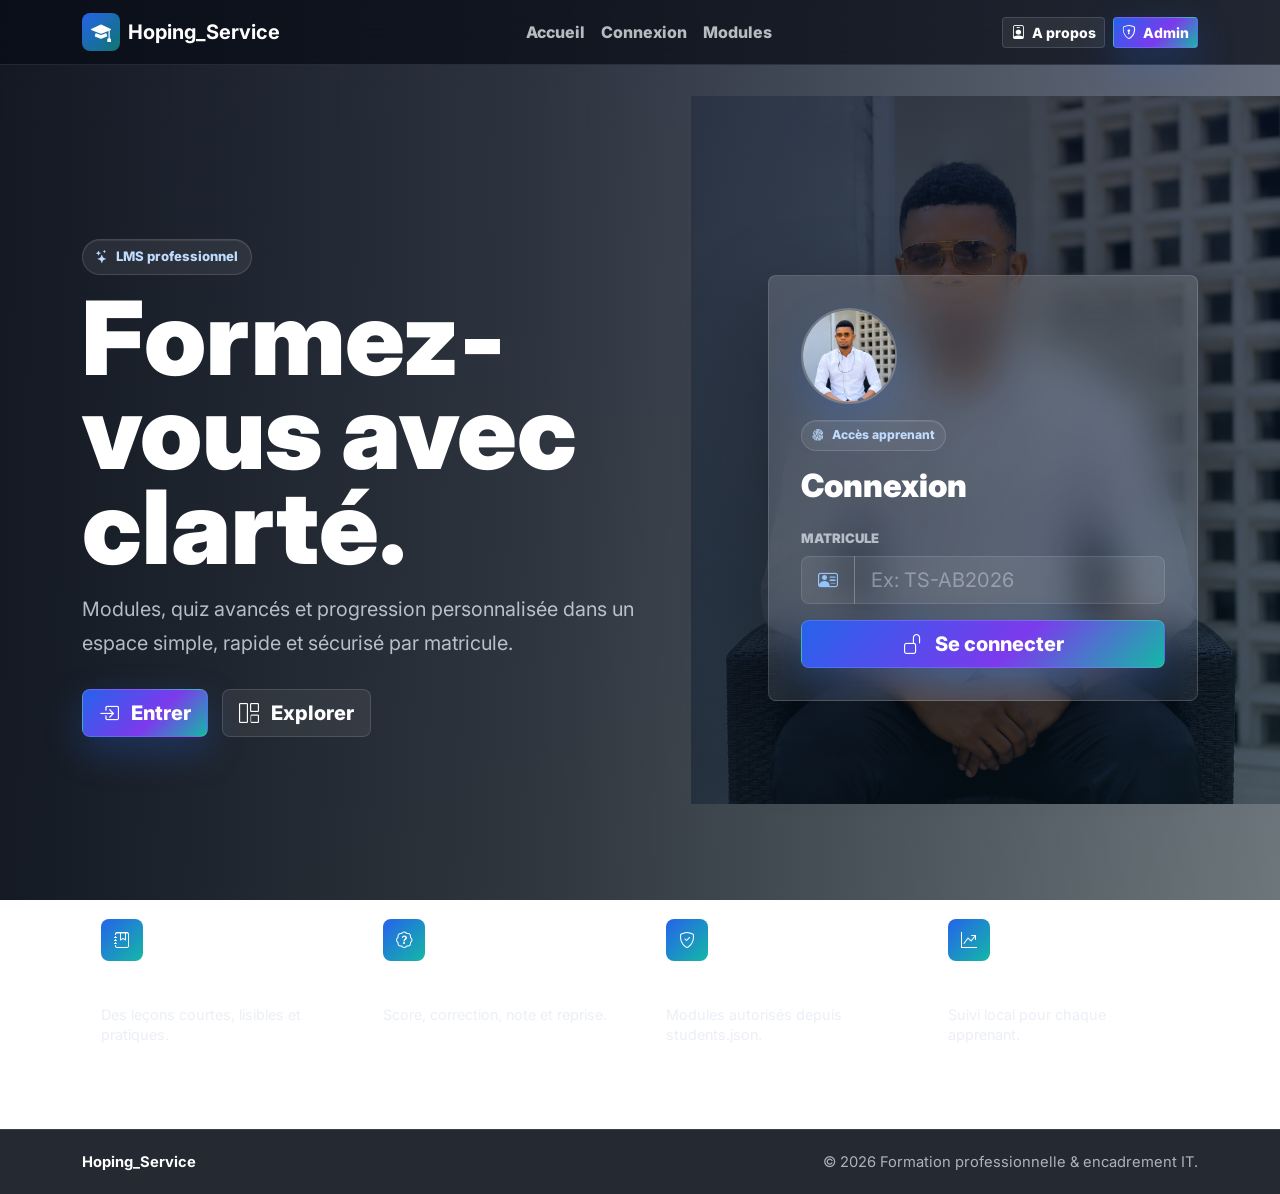
<file: index.html>
<!DOCTYPE html>
<html lang="fr">
<head>
    <meta charset="UTF-8">
    <meta name="viewport" content="width=device-width, initial-scale=1.0">
    <meta name="description" content="Hoping_Service, plateforme de formation professionnelle avec modules, progression et quiz interactifs.">
    <title>Hoping_Service | Formation professionnelle</title>
    <link href="https://cdn.jsdelivr.net/npm/bootstrap@5.3.2/dist/css/bootstrap.min.css" rel="stylesheet">
    <link rel="stylesheet" href="https://cdn.jsdelivr.net/npm/bootstrap-icons@1.11.1/font/bootstrap-icons.css">
    <link rel="stylesheet" href="assets/css/style.css">
</head>
<body class="home-page modern-home">
    <nav class="navbar navbar-expand-lg fixed-top modern-home-nav">
        <div class="container">
            <a class="navbar-brand fw-bold d-flex align-items-center gap-2" href="index.html">
                <span class="brand-mark"><i class="bi bi-mortarboard-fill"></i></span>
                <span>Hoping_Service</span>
            </a>
            <button class="navbar-toggler premium-toggler" type="button" data-bs-toggle="collapse" data-bs-target="#homeNavbar" aria-controls="homeNavbar" aria-expanded="false" aria-label="Afficher le menu">
                <span class="navbar-toggler-icon"></span>
            </button>
            <div class="collapse navbar-collapse" id="homeNavbar">
                <ul class="navbar-nav mx-auto mb-3 mb-lg-0">
                    <li class="nav-item"><a class="nav-link" href="#accueil">Accueil</a></li>
                    <li class="nav-item"><a class="nav-link" href="#connexion">Connexion</a></li>
                    <li class="nav-item"><a class="nav-link" href="#modules">Modules</a></li>
                </ul>
                <div class="d-flex flex-column flex-sm-row gap-2">
                    <a href="a-propos.html" class="btn btn-ghost-light btn-sm"><i class="bi bi-person-badge me-1"></i> A propos</a>
                    <a href="admin.html" class="btn btn-glow btn-sm"><i class="bi bi-shield-lock me-1"></i> Admin</a>
                </div>
            </div>
        </div>
    </nav>

    <main id="accueil" class="modern-home-shell">
        <section class="modern-hero">
            <div class="container">
                <div class="modern-hero-grid">
                    <div class="modern-hero-copy">
                        <span class="premium-kicker mb-3"><i class="bi bi-stars"></i> LMS professionnel</span>
                        <h1>Formez-vous avec clarté.</h1>
                        <p>Modules, quiz avancés et progression personnalisée dans un espace simple, rapide et sécurisé par matricule.</p>
                        <div class="modern-hero-actions">
                            <a href="#connexion" class="btn btn-glow btn-lg"><i class="bi bi-box-arrow-in-right me-2"></i> Entrer</a>
                            <a href="#modules" class="btn btn-ghost-light btn-lg"><i class="bi bi-grid-1x2 me-2"></i> Explorer</a>
                        </div>
                    </div>

                    <section class="modern-login-card" id="connexion" aria-labelledby="loginTitle">
                        <div class="login-orbit">
                            <img src="image/hoping.png" alt="Espérant GENDANU" class="login-portrait">
                        </div>
                        <span class="premium-kicker compact mb-3"><i class="bi bi-fingerprint"></i> Accès apprenant</span>
                        <h2 id="loginTitle">Connexion</h2>
                        <form id="loginForm" novalidate>
                            <label for="studentId" class="form-label">Matricule</label>
                            <div class="input-group input-group-lg premium-input mb-3">
                                <span class="input-group-text"><i class="bi bi-person-vcard"></i></span>
                                <input type="text" class="form-control" id="studentId" placeholder="Ex: TS-AB2026" autocomplete="username" required>
                            </div>
                            <div id="errorMessage" class="alert alert-danger small d-none py-2" role="alert"></div>
                            <button type="submit" class="btn btn-glow btn-lg w-100"><i class="bi bi-unlock me-2"></i> Se connecter</button>
                        </form>
                    </section>
                </div>
            </div>
        </section>

        <section id="modules" class="modern-feature-strip">
            <div class="container">
                <div class="modern-feature-grid">
                    <article>
                        <i class="bi bi-journal-bookmark"></i>
                        <strong>Cours structurés</strong>
                        <span>Des leçons courtes, lisibles et pratiques.</span>
                    </article>
                    <article>
                        <i class="bi bi-patch-question"></i>
                        <strong>Quiz avancés</strong>
                        <span>Score, correction, note et reprise.</span>
                    </article>
                    <article>
                        <i class="bi bi-shield-check"></i>
                        <strong>Accès par ID</strong>
                        <span>Modules autorisés depuis students.json.</span>
                    </article>
                    <article>
                        <i class="bi bi-graph-up-arrow"></i>
                        <strong>Progression</strong>
                        <span>Suivi local pour chaque apprenant.</span>
                    </article>
                </div>
            </div>
        </section>
    </main>

    <footer class="modern-home-footer">
        <div class="container d-flex flex-column flex-md-row justify-content-between gap-2">
            <strong>Hoping_Service</strong>
            <span>&copy; 2026 Formation professionnelle & encadrement IT.</span>
        </div>
    </footer>

    <script src="https://cdn.jsdelivr.net/npm/bootstrap@5.3.2/dist/js/bootstrap.bundle.min.js"></script>
    <script src="assets/js/auth.js"></script>
</body>
</html>
</file>
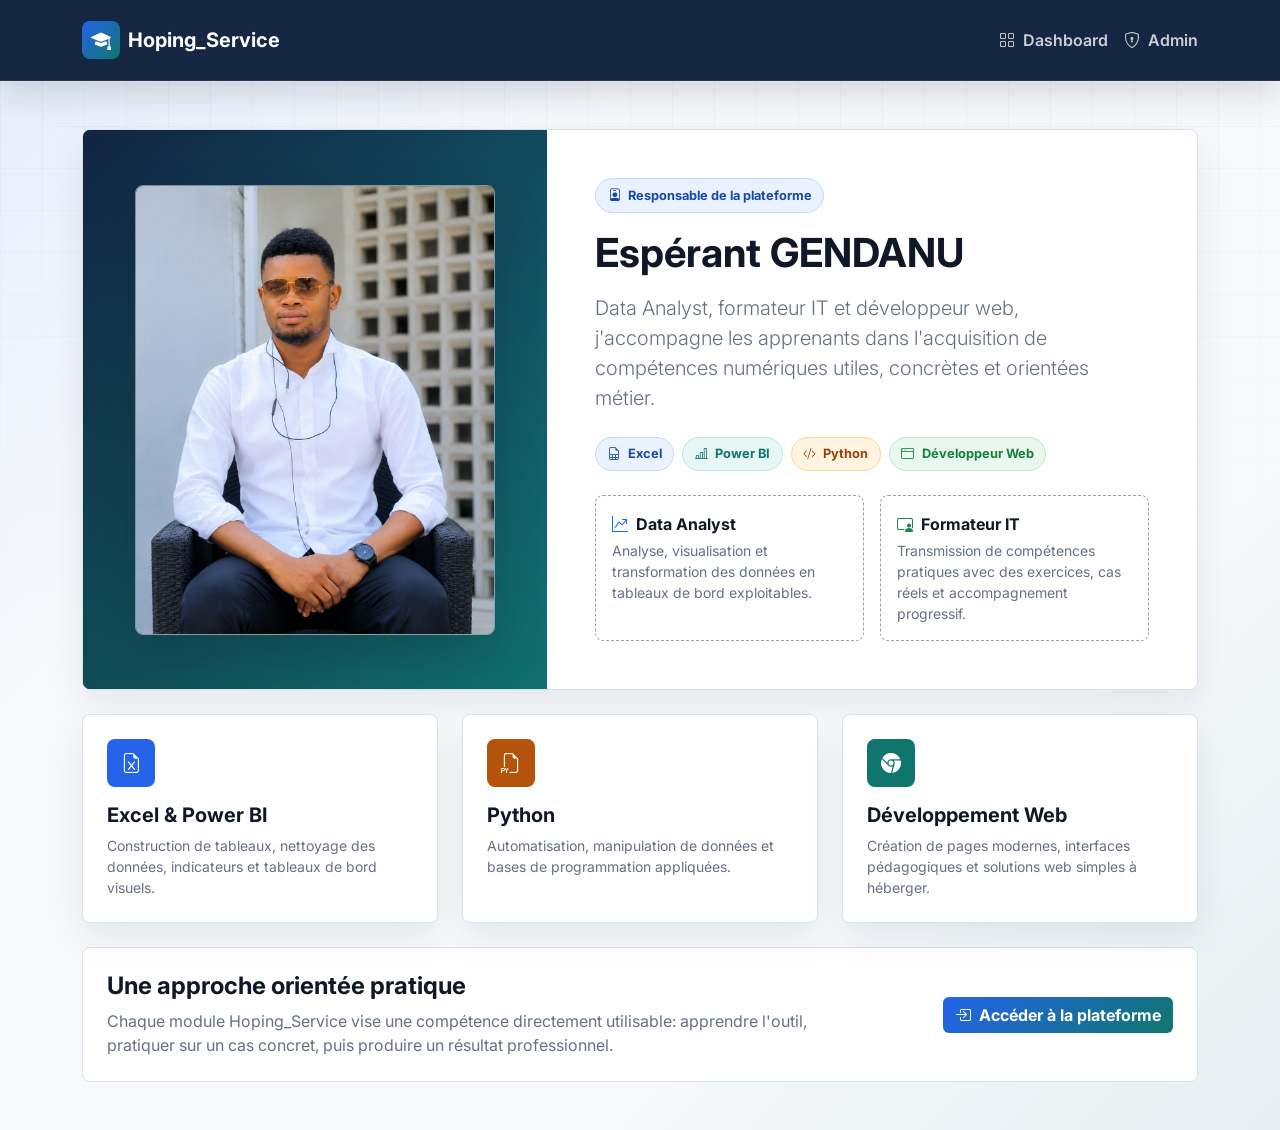
<file: a-propos.html>
<!DOCTYPE html>
<html lang="fr">
<head>
    <meta charset="UTF-8">
    <meta name="viewport" content="width=device-width, initial-scale=1.0">
    <meta name="description" content="Profil d'Espérant GENDANU, Data Analyst, formateur IT et développeur web.">
    <title>À propos | Espérant GENDANU</title>
    <link href="https://cdn.jsdelivr.net/npm/bootstrap@5.3.2/dist/css/bootstrap.min.css" rel="stylesheet">
    <link rel="stylesheet" href="https://cdn.jsdelivr.net/npm/bootstrap-icons@1.11.1/font/bootstrap-icons.css">
    <link rel="stylesheet" href="assets/css/style.css">
</head>
<body>
    <nav class="navbar navbar-expand-lg navbar-dark navbar-custom py-3">
        <div class="container">
            <a class="navbar-brand fw-bold d-flex align-items-center gap-2" href="index.html">
                <span class="brand-mark"><i class="bi bi-mortarboard-fill"></i></span>
                Hoping_Service
            </a>
            <div class="ms-auto d-flex align-items-center gap-3">
                <a href="dashboard.html" class="nav-link-soft"><i class="bi bi-grid me-1"></i> Dashboard</a>
                <a href="admin.html" class="nav-link-soft"><i class="bi bi-shield-lock me-1"></i> Admin</a>
            </div>
        </div>
    </nav>

    <main class="container py-4 py-lg-5">
        <section class="profile-panel overflow-hidden mb-4">
            <div class="row g-0 align-items-stretch">
                <div class="col-lg-5 about-visual p-4 p-md-5 d-flex align-items-center justify-content-center">
                    <img src="image/hoping.png" alt="Portrait d'Espérant GENDANU" class="profile-photo">
                </div>
                <div class="col-lg-7 p-4 p-md-5">
                    <span class="section-kicker teal mb-3"><i class="bi bi-person-badge"></i> Responsable de la plateforme</span>
                    <h1 class="display-6 fw-bold mb-3">Espérant GENDANU</h1>
                    <p class="lead text-muted mb-4">
                        Data Analyst, formateur IT et développeur web, j'accompagne les apprenants dans l'acquisition de compétences numériques utiles, concrètes et orientées métier.
                    </p>

                    <div class="d-flex flex-wrap gap-2 mb-4">
                        <span class="feature-pill"><i class="bi bi-file-earmark-spreadsheet"></i> Excel</span>
                        <span class="feature-pill teal"><i class="bi bi-bar-chart-line"></i> Power BI</span>
                        <span class="feature-pill amber"><i class="bi bi-code-slash"></i> Python</span>
                        <span class="feature-pill green"><i class="bi bi-window"></i> Développeur Web</span>
                    </div>

                    <div class="row g-3">
                        <div class="col-md-6">
                            <div class="empty-panel p-3 h-100">
                                <div class="fw-bold mb-1"><i class="bi bi-graph-up-arrow text-primary me-2"></i>Data Analyst</div>
                                <p class="text-muted small mb-0">Analyse, visualisation et transformation des données en tableaux de bord exploitables.</p>
                            </div>
                        </div>
                        <div class="col-md-6">
                            <div class="empty-panel p-3 h-100">
                                <div class="fw-bold mb-1"><i class="bi bi-person-video3 text-success me-2"></i>Formateur IT</div>
                                <p class="text-muted small mb-0">Transmission de compétences pratiques avec des exercices, cas réels et accompagnement progressif.</p>
                            </div>
                        </div>
                    </div>
                </div>
            </div>
        </section>

        <section class="row g-4 mb-4">
            <div class="col-md-4">
                <article class="resource-card p-4 h-100">
                    <span class="resource-icon icon-blue mb-3"><i class="bi bi-file-earmark-excel"></i></span>
                    <h2 class="h5 fw-bold">Excel & Power BI</h2>
                    <p class="text-muted small mb-0">Construction de tableaux, nettoyage des données, indicateurs et tableaux de bord visuels.</p>
                </article>
            </div>
            <div class="col-md-4">
                <article class="resource-card p-4 h-100">
                    <span class="resource-icon icon-amber mb-3"><i class="bi bi-filetype-py"></i></span>
                    <h2 class="h5 fw-bold">Python</h2>
                    <p class="text-muted small mb-0">Automatisation, manipulation de données et bases de programmation appliquées.</p>
                </article>
            </div>
            <div class="col-md-4">
                <article class="resource-card p-4 h-100">
                    <span class="resource-icon icon-teal mb-3"><i class="bi bi-browser-chrome"></i></span>
                    <h2 class="h5 fw-bold">Développement Web</h2>
                    <p class="text-muted small mb-0">Création de pages modernes, interfaces pédagogiques et solutions web simples à héberger.</p>
                </article>
            </div>
        </section>

        <section class="platform-card shadow-none p-4">
            <div class="row align-items-center g-3">
                <div class="col-lg-8">
                    <h2 class="h4 fw-bold mb-2">Une approche orientée pratique</h2>
                    <p class="text-muted mb-0">Chaque module Hoping_Service vise une compétence directement utilisable: apprendre l'outil, pratiquer sur un cas concret, puis produire un résultat professionnel.</p>
                </div>
                <div class="col-lg-4 text-lg-end">
                    <a href="index.html" class="btn btn-brand"><i class="bi bi-box-arrow-in-right me-1"></i> Accéder à la plateforme</a>
                </div>
            </div>
        </section>
    </main>
</body>
</html>
</file>
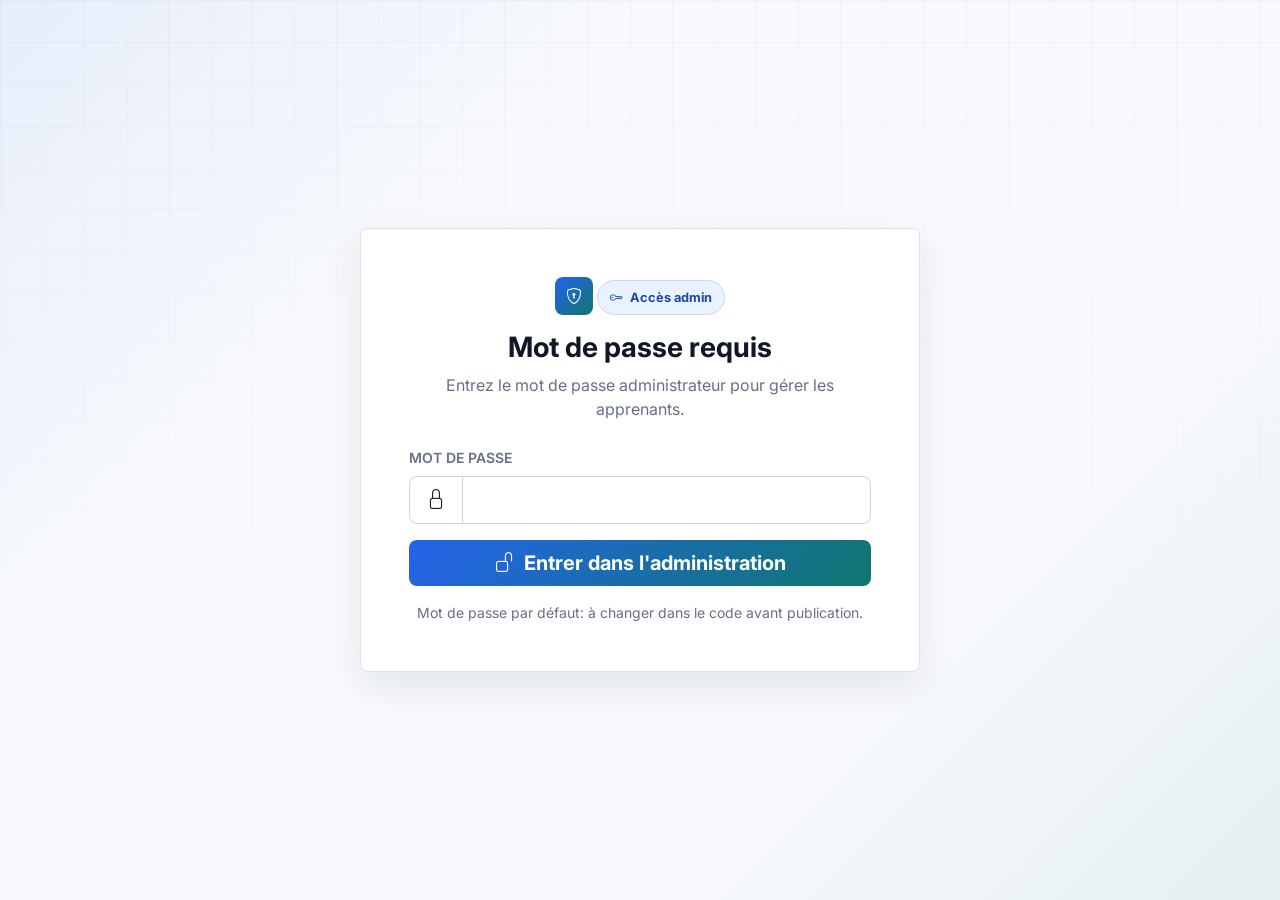
<file: admin.html>
<!DOCTYPE html>
<html lang="fr">
<head>
    <meta charset="UTF-8">
    <meta name="viewport" content="width=device-width, initial-scale=1.0">
    <meta name="description" content="Administration statique Hoping_Service pour préparer le fichier students.json.">
    <title>Admin | Hoping_Service</title>
    <link href="https://cdn.jsdelivr.net/npm/bootstrap@5.3.2/dist/css/bootstrap.min.css" rel="stylesheet">
    <link rel="stylesheet" href="https://cdn.jsdelivr.net/npm/bootstrap-icons@1.11.1/font/bootstrap-icons.css">
    <link rel="stylesheet" href="assets/css/style.css">
</head>
<body>
    <section id="adminGate" class="site-shell d-flex align-items-center py-4 py-lg-5">
        <div class="container">
            <div class="login-card mx-auto p-4 p-md-5 bg-white" style="max-width: 560px;">
                <div class="text-center mb-4">
                    <span class="brand-mark mx-auto mb-3"><i class="bi bi-shield-lock"></i></span>
                    <span class="section-kicker teal mx-auto mb-3"><i class="bi bi-key"></i> Accès admin</span>
                    <h1 class="h3 fw-bold mb-2">Mot de passe requis</h1>
                    <p class="text-muted mb-0">Entrez le mot de passe administrateur pour gérer les apprenants.</p>
                </div>

                <form id="adminLoginForm">
                    <label for="adminPassword" class="form-label fw-semibold small text-uppercase text-muted">Mot de passe</label>
                    <div class="input-group input-group-lg mb-3">
                        <span class="input-group-text bg-white"><i class="bi bi-lock"></i></span>
                        <input type="password" id="adminPassword" class="form-control" autocomplete="current-password" required>
                    </div>
                    <div id="adminLoginError" class="alert alert-danger small d-none py-2" role="alert"></div>
                    <button class="btn btn-brand btn-lg w-100" type="submit">
                        <i class="bi bi-unlock me-1"></i> Entrer dans l'administration
                    </button>
                </form>

                <p class="text-muted small text-center mt-3 mb-0">Mot de passe par défaut: à changer dans le code avant publication.</p>
            </div>
        </div>
    </section>

    <nav id="adminNav" class="navbar navbar-expand-lg navbar-dark navbar-custom py-3 d-none">
        <div class="container">
            <a class="navbar-brand fw-bold d-flex align-items-center gap-2" href="index.html">
                <span class="brand-mark"><i class="bi bi-shield-lock"></i></span>
                Administration
            </a>
            <div class="ms-auto d-flex align-items-center gap-3">
                <a href="dashboard.html" class="nav-link-soft"><i class="bi bi-grid me-1"></i> Dashboard</a>
                <a href="a-propos.html" class="nav-link-soft"><i class="bi bi-person-badge me-1"></i> À propos</a>
                <button class="btn btn-outline-light btn-sm" type="button" id="lockAdminBtn">
                    <i class="bi bi-lock me-1"></i> Verrouiller
                </button>
            </div>
        </div>
    </nav>

    <main id="adminApp" class="container py-4 py-lg-5 d-none">
        <section class="hero-card p-4 p-md-5 mb-4">
            <div class="row align-items-center g-4">
                <div class="col-lg-8">
                    <span class="section-kicker teal mb-3"><i class="bi bi-github"></i> Compatible GitHub Pages</span>
                    <h1 class="h2 fw-bold mb-2">Gestion des apprenants</h1>
                    <p class="text-muted mb-0">
                        Ajoutez, modifiez ou supprimez les apprenants, puis téléchargez le nouveau fichier <strong>students.json</strong> à placer dans le dossier <strong>data</strong>.
                    </p>
                </div>
                <div class="col-lg-4 text-lg-end">
                    <button class="btn btn-brand" type="button" id="downloadJsonBtn">
                        <i class="bi bi-download me-1"></i> Télécharger students.json
                    </button>
                </div>
            </div>
        </section>

        <div id="statusMessage" class="alert d-none" role="alert"></div>

        <div class="row g-4">
            <section class="col-lg-5">
                <div class="platform-card shadow-none p-4">
                    <div class="d-flex justify-content-between align-items-start gap-3 mb-3">
                        <div>
                            <span class="section-kicker mb-2"><i class="bi bi-person-plus"></i> Formulaire</span>
                            <h2 class="h4 fw-bold mb-0" id="formTitle">Ajouter un apprenant</h2>
                        </div>
                        <button class="btn btn-outline-brand btn-sm" type="button" id="resetFormBtn">
                            <i class="bi bi-plus-circle me-1"></i> Nouveau
                        </button>
                    </div>

                    <form id="studentForm" class="row g-3">
                        <input type="hidden" id="editingId">

                        <div class="col-12">
                            <label for="studentId" class="form-label fw-semibold small text-uppercase text-muted">Matricule</label>
                            <input type="text" id="studentId" class="form-control" placeholder="Ex: DEV-2026-001" required>
                        </div>

                        <div class="col-md-6">
                            <label for="prenom" class="form-label fw-semibold small text-uppercase text-muted">Prénom</label>
                            <input type="text" id="prenom" class="form-control" placeholder="Jean" required>
                        </div>

                        <div class="col-md-6">
                            <label for="nom" class="form-label fw-semibold small text-uppercase text-muted">Nom</label>
                            <input type="text" id="nom" class="form-control" placeholder="Kabasele" required>
                        </div>

                        <div class="col-12">
                            <label for="promotion" class="form-label fw-semibold small text-uppercase text-muted">Promotion</label>
                            <input type="text" id="promotion" class="form-control" placeholder="Web Dev 1" required>
                        </div>

                        <div class="col-12">
                            <label class="form-label fw-semibold small text-uppercase text-muted">Modules autorisés</label>
                            <div class="row g-2" id="modulesChoices"></div>
                            <p class="text-muted small mt-2 mb-0">Si aucun module n'est coché, l'apprenant aura accès à tous les modules comme dans la version actuelle.</p>
                        </div>

                        <div class="col-12 d-grid">
                            <button class="btn btn-brand" type="submit">
                                <i class="bi bi-save me-1"></i> Enregistrer dans la liste
                            </button>
                        </div>
                    </form>
                </div>
            </section>

            <section class="col-lg-7">
                <div class="platform-card shadow-none p-4 mb-4">
                    <div class="d-flex flex-column flex-md-row justify-content-between align-items-md-center gap-3 mb-3">
                        <div>
                            <span class="section-kicker green mb-2"><i class="bi bi-people"></i> Liste</span>
                            <h2 class="h4 fw-bold mb-0">Apprenants enregistrés</h2>
                        </div>
                        <div class="input-group" style="max-width: 300px;">
                            <span class="input-group-text bg-white"><i class="bi bi-search"></i></span>
                            <input type="search" class="form-control" id="searchInput" placeholder="Rechercher">
                        </div>
                    </div>

                    <div class="table-responsive">
                        <table class="table align-middle">
                            <thead>
                                <tr>
                                    <th>Matricule</th>
                                    <th>Apprenant</th>
                                    <th>Promotion</th>
                                    <th>Modules</th>
                                    <th class="text-end">Actions</th>
                                </tr>
                            </thead>
                            <tbody id="studentsTable"></tbody>
                        </table>
                    </div>
                </div>

                <div class="platform-card shadow-none p-4">
                    <div class="d-flex flex-column flex-md-row justify-content-between align-items-md-center gap-3 mb-3">
                        <div>
                            <span class="section-kicker amber mb-2"><i class="bi bi-braces"></i> JSON final</span>
                            <h2 class="h4 fw-bold mb-0">Aperçu de students.json</h2>
                        </div>
                        <button class="btn btn-outline-brand btn-sm" type="button" id="copyJsonBtn">
                            <i class="bi bi-clipboard me-1"></i> Copier
                        </button>
                    </div>
                    <textarea id="jsonPreview" class="form-control font-monospace small" rows="12" spellcheck="false"></textarea>
                    <div class="d-flex flex-wrap gap-2 mt-3">
                        <button class="btn btn-outline-brand btn-sm" type="button" id="applyJsonBtn">
                            <i class="bi bi-arrow-repeat me-1"></i> Appliquer le JSON modifié
                        </button>
                        <label class="btn btn-outline-brand btn-sm mb-0">
                            <i class="bi bi-upload me-1"></i> Importer un JSON
                            <input type="file" id="importJsonInput" accept="application/json,.json" hidden>
                        </label>
                        <button class="btn btn-outline-danger btn-sm" type="button" id="reloadPublishedBtn">
                            <i class="bi bi-arrow-clockwise me-1"></i> Recharger le JSON publié
                        </button>
                    </div>
                </div>
            </section>
        </div>
    </main>

    <script>
        const ADMIN_PASSWORD_HASH = "3483e347ea22bfc3ac0dd58ba963e3b3212bf3094577f450d2962c3876554821";
        const ADMIN_SESSION_KEY = "hopingAdminUnlocked";
        const LOCAL_STUDENTS_KEY = "hopingStudentsData";

        const adminGate = document.getElementById("adminGate");
        const adminNav = document.getElementById("adminNav");
        const adminApp = document.getElementById("adminApp");
        const adminLoginForm = document.getElementById("adminLoginForm");
        const adminPassword = document.getElementById("adminPassword");
        const adminLoginError = document.getElementById("adminLoginError");

        async function sha256(value) {
            if (!window.crypto || !window.crypto.subtle) {
                throw new Error("Le chiffrement du navigateur est indisponible. Ouvrez la page via HTTPS ou localhost.");
            }

            const encoded = new TextEncoder().encode(value);
            const buffer = await crypto.subtle.digest("SHA-256", encoded);
            return Array.from(new Uint8Array(buffer))
                .map((byte) => byte.toString(16).padStart(2, "0"))
                .join("");
        }

        function unlockAdmin() {
            adminGate.classList.add("d-none");
            adminNav.classList.remove("d-none");
            adminApp.classList.remove("d-none");
            sessionStorage.setItem(ADMIN_SESSION_KEY, "true");
            loadStudents();
        }

        adminLoginForm.addEventListener("submit", async (event) => {
            event.preventDefault();
            adminLoginError.classList.add("d-none");

            try {
                const hash = await sha256(adminPassword.value);
                if (hash !== ADMIN_PASSWORD_HASH) {
                    adminLoginError.textContent = "Mot de passe incorrect.";
                    adminLoginError.classList.remove("d-none");
                    adminPassword.select();
                    return;
                }

                adminPassword.value = "";
                unlockAdmin();
            } catch (error) {
                adminLoginError.textContent = error.message;
                adminLoginError.classList.remove("d-none");
            }
        });

        document.getElementById("lockAdminBtn").addEventListener("click", () => {
            sessionStorage.removeItem(ADMIN_SESSION_KEY);
            window.location.reload();
        });

        const modules = [
            { id: "MOD-INF01", label: "Initiation informatique" },
            { id: "MOD-BUR02", label: "Bureautique Word & Excel" },
            { id: "MOD-PRO03", label: "CV & lettres" },
            { id: "MOD-IA04", label: "IA au quotidien" }
        ];

        let students = [];

        const form = document.getElementById("studentForm");
        const table = document.getElementById("studentsTable");
        const jsonPreview = document.getElementById("jsonPreview");
        const statusMessage = document.getElementById("statusMessage");
        const searchInput = document.getElementById("searchInput");
        const modulesChoices = document.getElementById("modulesChoices");

        function showStatus(message, type = "success") {
            statusMessage.textContent = message;
            statusMessage.className = `alert alert-${type}`;
            window.setTimeout(() => statusMessage.classList.add("d-none"), 3500);
        }

        function cleanText(value) {
            return value.trim().replace(/\s+/g, " ");
        }

        function renderModuleChoices(selectedModules = []) {
            modulesChoices.innerHTML = modules.map((module) => {
                const checked = selectedModules.includes(module.id) ? "checked" : "";
                return `
                    <div class="col-sm-6">
                        <label class="empty-panel d-flex gap-2 align-items-start p-2 h-100">
                            <input class="form-check-input mt-1 module-check" type="checkbox" value="${module.id}" ${checked}>
                            <span>
                                <strong class="d-block small">${module.id}</strong>
                                <span class="text-muted small">${module.label}</span>
                            </span>
                        </label>
                    </div>
                `;
            }).join("");
        }

        function getSelectedModules() {
            return Array.from(document.querySelectorAll(".module-check:checked")).map((input) => input.value);
        }

        function normalizeStudent(student) {
            const normalized = {
                id: cleanText(student.id || ""),
                nom: cleanText(student.nom || ""),
                prenom: cleanText(student.prenom || ""),
                promotion: cleanText(student.promotion || "")
            };

            if (Array.isArray(student.modules) && student.modules.length > 0) {
                normalized.modules = student.modules.filter((moduleId) => modules.some((module) => module.id === moduleId));
            }

            return normalized;
        }

        function sortStudents() {
            students.sort((a, b) => a.nom.localeCompare(b.nom, "fr") || a.prenom.localeCompare(b.prenom, "fr"));
        }

        function saveLocalStudents() {
            localStorage.setItem(LOCAL_STUDENTS_KEY, JSON.stringify(students));
        }

        function render() {
            sortStudents();
            saveLocalStudents();
            const query = searchInput.value.trim().toLowerCase();
            const filtered = students.filter((student) => {
                const text = `${student.id} ${student.prenom} ${student.nom} ${student.promotion}`.toLowerCase();
                return text.includes(query);
            });

            table.innerHTML = filtered.map((student) => {
                const modulesLabel = student.modules && student.modules.length ? student.modules.join(", ") : "Tous";
                return `
                    <tr>
                        <td><span class="fw-semibold">${student.id}</span></td>
                        <td>${student.prenom} ${student.nom}</td>
                        <td>${student.promotion}</td>
                        <td><span class="badge text-bg-light border">${modulesLabel}</span></td>
                        <td class="text-end">
                            <button class="btn btn-outline-brand btn-sm me-1" type="button" data-action="edit" data-id="${student.id}">
                                <i class="bi bi-pencil-square"></i>
                            </button>
                            <button class="btn btn-outline-danger btn-sm" type="button" data-action="delete" data-id="${student.id}">
                                <i class="bi bi-trash"></i>
                            </button>
                        </td>
                    </tr>
                `;
            }).join("") || `
                <tr>
                    <td colspan="5" class="text-center text-muted py-4">Aucun apprenant trouvé.</td>
                </tr>
            `;

            jsonPreview.value = JSON.stringify(students, null, 2);
        }

        function resetForm() {
            form.reset();
            document.getElementById("editingId").value = "";
            document.getElementById("formTitle").textContent = "Ajouter un apprenant";
            renderModuleChoices();
        }

        function editStudent(id) {
            const student = students.find((item) => item.id === id);
            if (!student) return;

            document.getElementById("editingId").value = student.id;
            document.getElementById("studentId").value = student.id;
            document.getElementById("prenom").value = student.prenom;
            document.getElementById("nom").value = student.nom;
            document.getElementById("promotion").value = student.promotion;
            document.getElementById("formTitle").textContent = `Modifier ${student.prenom} ${student.nom}`;
            renderModuleChoices(student.modules || []);
            window.scrollTo({ top: 0, behavior: "smooth" });
        }

        function deleteStudent(id) {
            const student = students.find((item) => item.id === id);
            if (!student) return;

            const confirmed = window.confirm(`Supprimer ${student.prenom} ${student.nom} (${student.id}) ?`);
            if (!confirmed) return;

            students = students.filter((item) => item.id !== id);
            render();
            showStatus("Apprenant supprimé de la liste. Téléchargez le JSON pour conserver ce changement.");
        }

        form.addEventListener("submit", (event) => {
            event.preventDefault();

            const editingId = document.getElementById("editingId").value;
            const student = normalizeStudent({
                id: document.getElementById("studentId").value,
                prenom: document.getElementById("prenom").value,
                nom: document.getElementById("nom").value,
                promotion: document.getElementById("promotion").value,
                modules: getSelectedModules()
            });

            if (!student.id || !student.nom || !student.prenom || !student.promotion) {
                showStatus("Veuillez compléter tous les champs obligatoires.", "danger");
                return;
            }

            const duplicate = students.some((item) => item.id === student.id && item.id !== editingId);
            if (duplicate) {
                showStatus("Ce matricule existe déjà.", "danger");
                return;
            }

            if (editingId) {
                students = students.map((item) => item.id === editingId ? student : item);
                showStatus("Apprenant modifié dans la liste.");
            } else {
                students.push(student);
                showStatus("Apprenant ajouté dans la liste.");
            }

            resetForm();
            render();
        });

        table.addEventListener("click", (event) => {
            const button = event.target.closest("button[data-action]");
            if (!button) return;

            const id = button.dataset.id;
            if (button.dataset.action === "edit") editStudent(id);
            if (button.dataset.action === "delete") deleteStudent(id);
        });

        searchInput.addEventListener("input", render);

        document.getElementById("resetFormBtn").addEventListener("click", resetForm);

        document.getElementById("downloadJsonBtn").addEventListener("click", () => {
            const blob = new Blob([JSON.stringify(students, null, 2)], { type: "application/json" });
            const url = URL.createObjectURL(blob);
            const link = document.createElement("a");
            link.href = url;
            link.download = "students.json";
            document.body.appendChild(link);
            link.click();
            link.remove();
            URL.revokeObjectURL(url);
            showStatus("Fichier students.json généré. Placez-le dans le dossier data avant de publier sur GitHub.");
        });

        document.getElementById("copyJsonBtn").addEventListener("click", async () => {
            try {
                await navigator.clipboard.writeText(jsonPreview.value);
                showStatus("JSON copié dans le presse-papiers.");
            } catch (error) {
                jsonPreview.select();
                showStatus("Copie automatique indisponible. Le JSON est sélectionné.", "warning");
            }
        });

        document.getElementById("applyJsonBtn").addEventListener("click", () => {
            try {
                const parsed = JSON.parse(jsonPreview.value);
                if (!Array.isArray(parsed)) throw new Error("Le JSON doit être un tableau.");
                students = parsed.map(normalizeStudent).filter((student) => student.id && student.nom && student.prenom && student.promotion);
                resetForm();
                render();
                showStatus("JSON appliqué à la liste.");
            } catch (error) {
                showStatus(`JSON invalide: ${error.message}`, "danger");
            }
        });

        document.getElementById("importJsonInput").addEventListener("change", (event) => {
            const file = event.target.files[0];
            if (!file) return;

            const reader = new FileReader();
            reader.onload = () => {
                jsonPreview.value = reader.result;
                document.getElementById("applyJsonBtn").click();
            };
            reader.readAsText(file);
            event.target.value = "";
        });

        document.getElementById("reloadPublishedBtn").addEventListener("click", () => {
            const confirmed = window.confirm("Effacer la liste locale et recharger data/students.json ?");
            if (!confirmed) return;

            localStorage.removeItem(LOCAL_STUDENTS_KEY);
            loadStudents();
        });

        async function loadStudents() {
            renderModuleChoices();

            try {
                const response = await fetch("data/students.json", { cache: "no-store" });
                if (!response.ok) throw new Error("Impossible de charger data/students.json.");
                const data = await response.json();
                students = Array.isArray(data) ? data.map(normalizeStudent) : [];
                render();
                showStatus("Liste chargée depuis data/students.json.");
            } catch (error) {
                students = [];
                render();
                showStatus(`${error.message} Vous pouvez importer un fichier JSON manuellement.`, "warning");
            }
        }

        async function loadStudents() {
            renderModuleChoices();

            try {
                const localStudents = localStorage.getItem(LOCAL_STUDENTS_KEY);
                let data = null;

                if (localStudents) {
                    data = JSON.parse(localStudents);
                    showStatus("Liste locale chargée. La connexion utilisera cette version dans ce navigateur.");
                } else {
                    const response = await fetch("data/students.json", { cache: "no-store" });
                    if (!response.ok) throw new Error("Impossible de charger data/students.json.");
                    data = await response.json();
                    showStatus("Liste chargée depuis data/students.json.");
                }

                students = Array.isArray(data) ? data.map(normalizeStudent) : [];
                render();
            } catch (error) {
                students = [];
                render();
                showStatus(`${error.message} Vous pouvez importer un fichier JSON manuellement.`, "warning");
            }
        }

        if (sessionStorage.getItem(ADMIN_SESSION_KEY) === "true") {
            unlockAdmin();
        }
    </script>
</body>
</html>
</file>
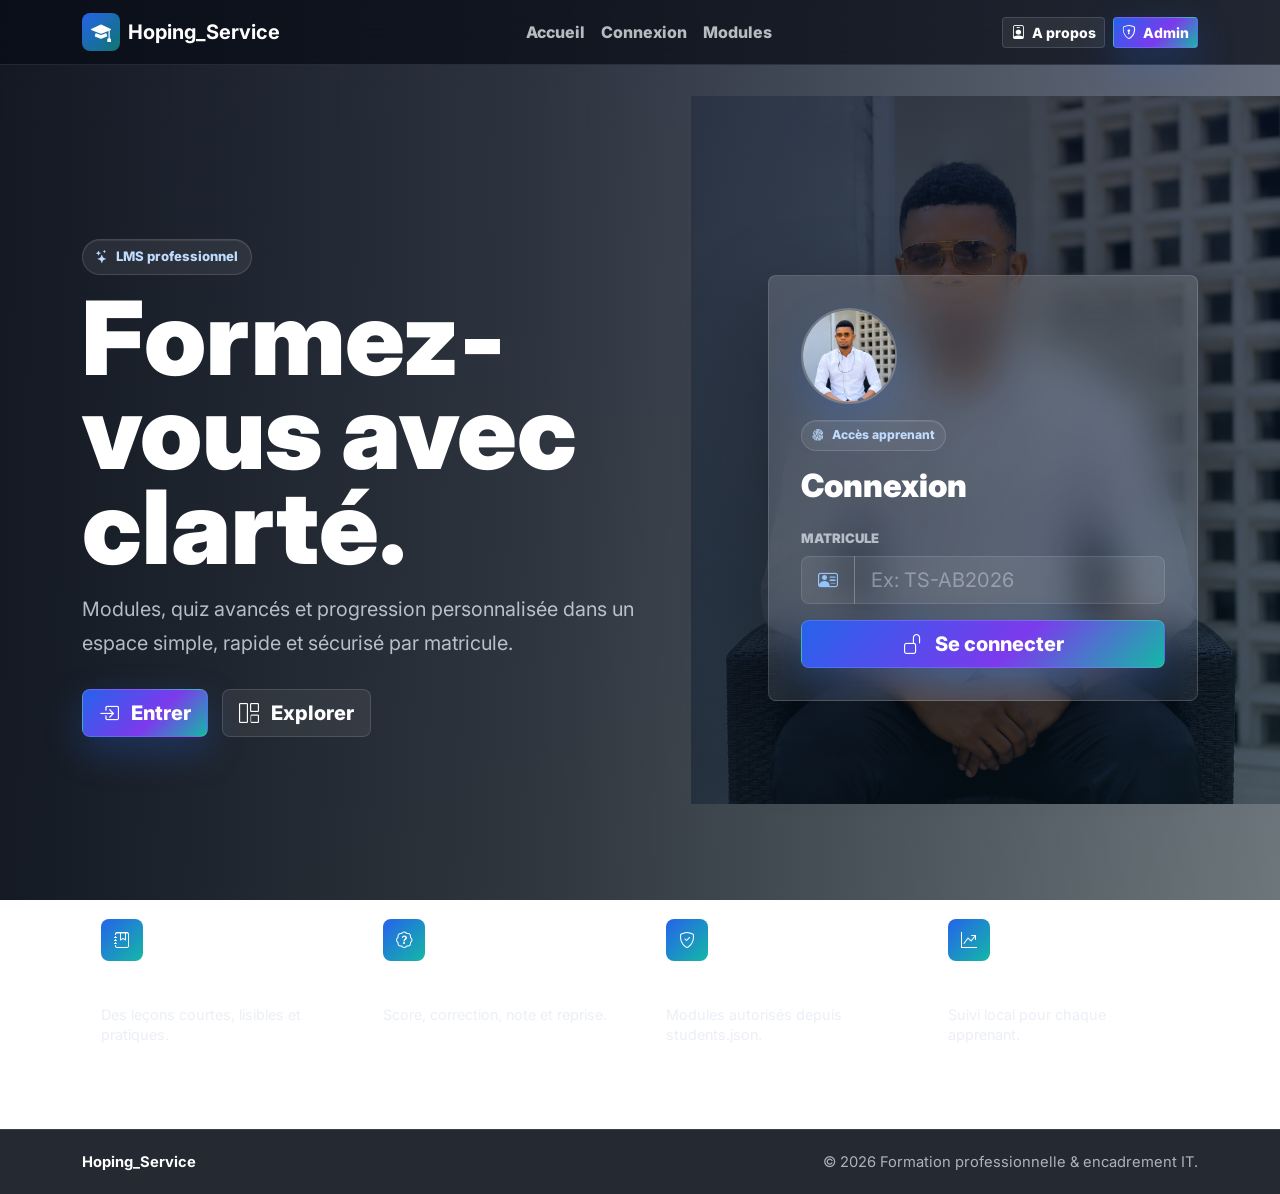
<file: cours.html>
<!DOCTYPE html>
<html lang="fr">
<head>
    <meta charset="UTF-8">
    <meta name="viewport" content="width=device-width, initial-scale=1.0">
    <meta name="description" content="Lecteur de cours LMS Hoping_Service.">
    <title>Cours | Hoping_Service</title>
    <script src="assets/js/auth-guard.js"></script>
    <link href="https://cdn.jsdelivr.net/npm/bootstrap@5.3.2/dist/css/bootstrap.min.css" rel="stylesheet">
    <link rel="stylesheet" href="https://cdn.jsdelivr.net/npm/bootstrap-icons@1.11.1/font/bootstrap-icons.css">
    <link rel="stylesheet" href="assets/css/style.css">
</head>
<body>
    <div id="courseReader"></div>
    <script type="module" src="assets/js/pages/course-reader.js"></script>
</body>
</html>
</file>
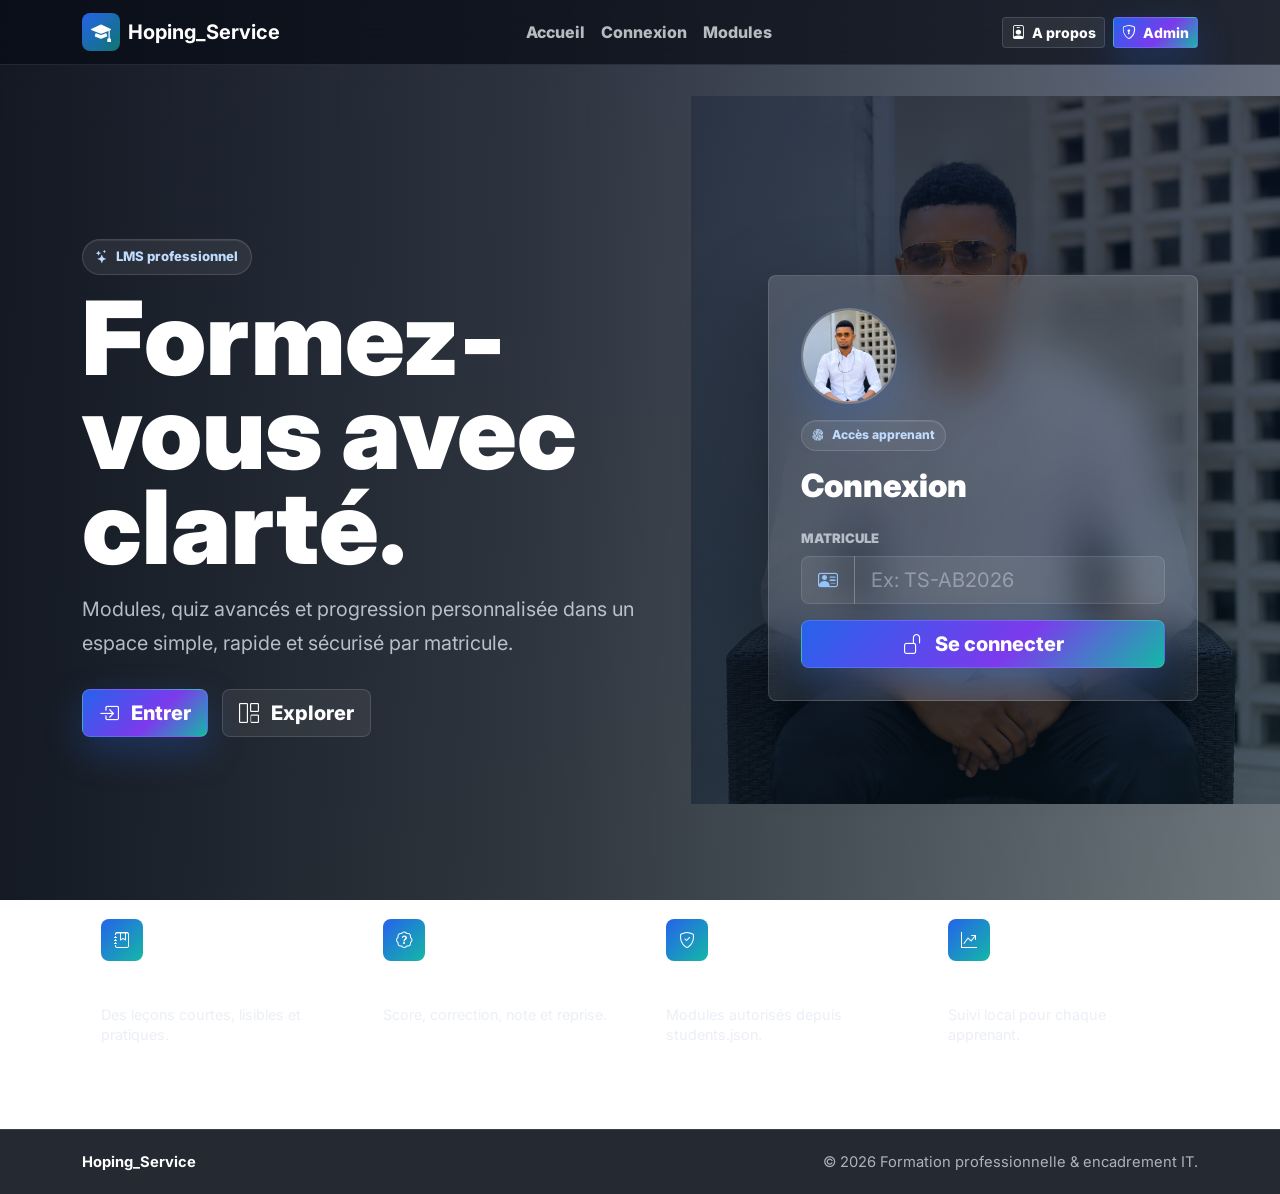
<file: dashboard.html>
<!DOCTYPE html>
<html lang="fr">
<head>
    <meta charset="UTF-8">
    <meta name="viewport" content="width=device-width, initial-scale=1.0">
    <meta name="description" content="Tableau de bord LMS Hoping_Service.">
    <title>Tableau de bord LMS | Hoping_Service</title>
    <script src="assets/js/auth-guard.js"></script>
    <link href="https://cdn.jsdelivr.net/npm/bootstrap@5.3.2/dist/css/bootstrap.min.css" rel="stylesheet">
    <link rel="stylesheet" href="https://cdn.jsdelivr.net/npm/bootstrap-icons@1.11.1/font/bootstrap-icons.css">
    <link rel="stylesheet" href="assets/css/style.css">
</head>
<body>
    <div id="pageLoader" class="page-loader" role="status" aria-live="polite" aria-label="Chargement de la page">
        <div class="loader-panel">
            <span class="brand-mark loader-brand"><i class="bi bi-mortarboard-fill"></i></span>
            <span class="loader-spinner" aria-hidden="true"></span>
            <span class="loader-text">Chargement de votre espace...</span>
        </div>
    </div>

    <nav class="navbar navbar-expand-lg navbar-dark navbar-custom py-3">
        <div class="container">
            <a class="navbar-brand fw-bold d-flex align-items-center gap-2" href="dashboard.html">
                <span class="brand-mark"><i class="bi bi-mortarboard-fill"></i></span>
                Hoping_Service LMS
            </a>
            <div class="navbar-actions ms-auto d-flex align-items-center gap-2 gap-md-3">
                <button id="themeToggle" class="btn btn-outline-light btn-sm" type="button">
                    <i class="bi bi-moon-stars"></i> Mode sombre
                </button>
                <div class="user-summary text-light">
                    <span class="user-avatar"><i class="bi bi-person-fill"></i></span>
                    <div id="welcomeUser" class="fw-semibold">Bienvenue</div>
                    <small id="matriculeUser" class="opacity-75"></small>
                </div>
                <button onclick="logout()" class="btn btn-outline-light btn-sm logout-button" aria-label="Déconnexion">
                    <i class="bi bi-box-arrow-right me-md-1"></i> <span class="d-none d-md-inline">Déconnexion</span>
                </button>
            </div>
        </div>
    </nav>

    <main class="container py-4 py-lg-5">
        <section class="hero-card lms-hero p-4 p-md-5 mb-4">
            <div class="row align-items-center g-4">
                <div class="col-lg-7">
                    <span class="section-kicker mb-3"><i class="bi bi-speedometer2"></i> Tableau de bord</span>
                    <h1 class="h2 fw-bold mb-2">Pilotez votre progression de formation</h1>
                    <p class="text-muted mb-0">Modules, leçons, quiz et résultats sont synchronisés localement pour un déploiement simple sur GitHub Pages.</p>
                </div>
                <div class="col-lg-5">
                    <div id="dashboardStats" class="dashboard-stats"></div>
                </div>
            </div>
        </section>

        <section class="mb-5">
            <div class="d-flex flex-column flex-md-row justify-content-between align-items-md-center gap-2 mb-3">
                <div>
                    <span class="section-kicker mb-2"><i class="bi bi-grid-1x2"></i> Catalogue</span>
                    <h2 class="h4 fw-bold mb-0">Modules disponibles</h2>
                </div>
                <span class="text-muted small">Accès selon votre inscription actuelle</span>
            </div>
            <div class="row g-4" id="modulesCatalog"></div>
        </section>

        <div class="row g-4">
            <section class="col-lg-7">
                <div class="lms-card p-4 h-100">
                    <span class="section-kicker mb-3"><i class="bi bi-activity"></i> Dernière activité</span>
                    <div id="startedModules" class="activity-list"></div>
                </div>
            </section>
            <section class="col-lg-5">
                <div class="lms-card p-4 h-100">
                    <span class="section-kicker mb-3"><i class="bi bi-award"></i> Historique des quiz</span>
                    <div id="quizHistory" class="history-list"></div>
                </div>
            </section>
        </div>
    </main>

    <script type="module" src="assets/js/pages/dashboard.js"></script>
</body>
</html>
</file>
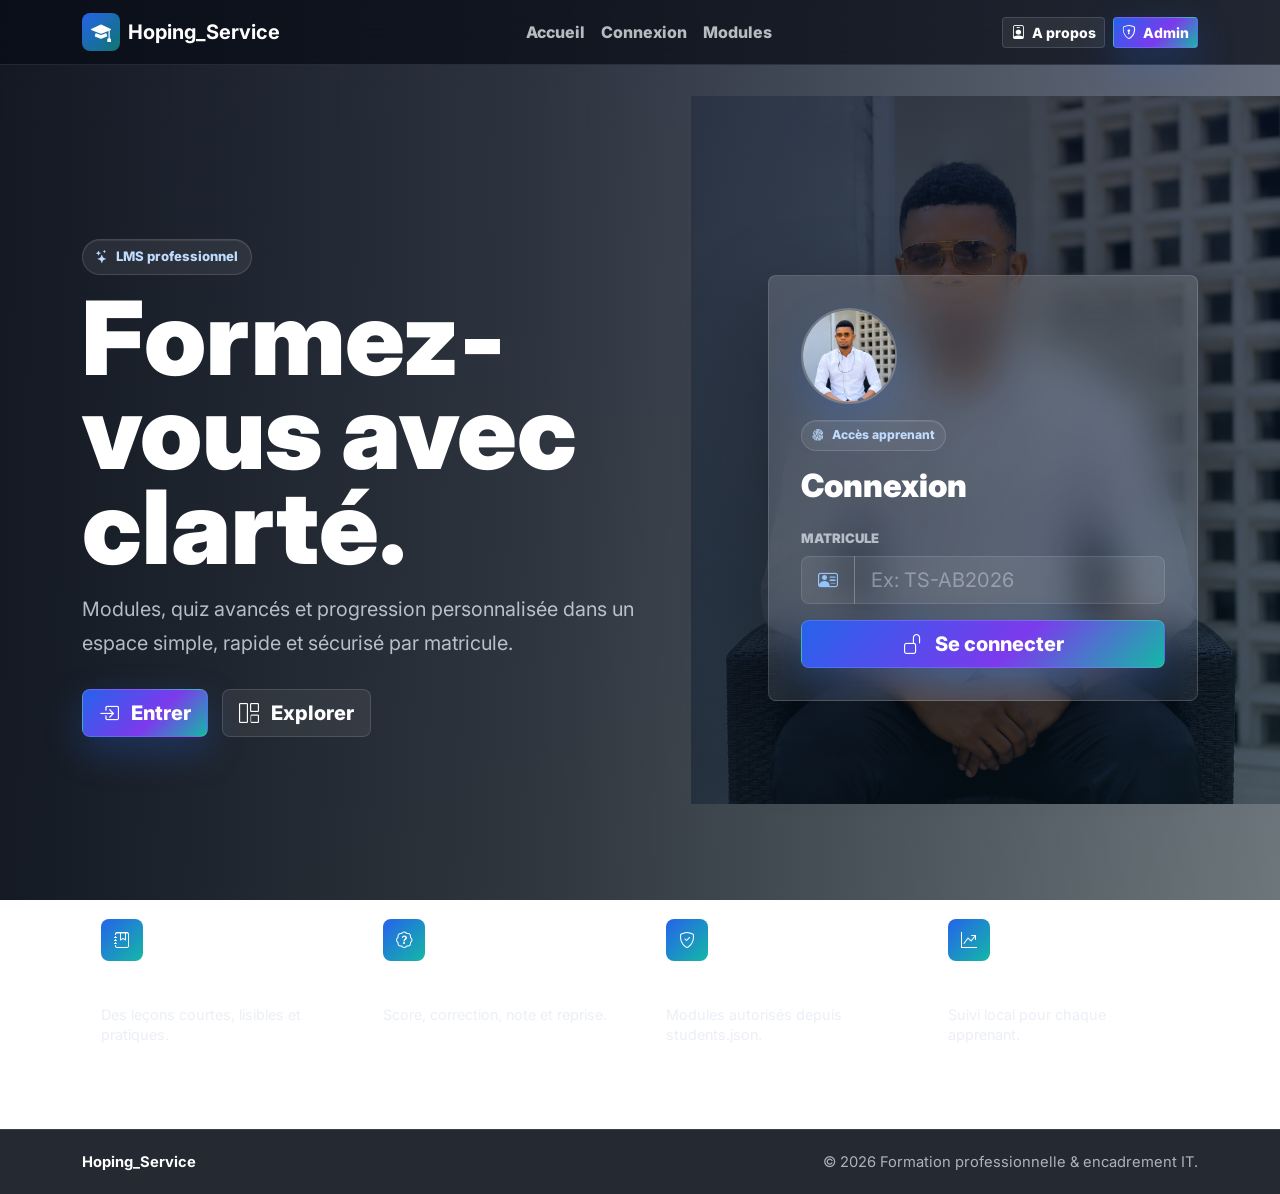
<file: module.html>
<!DOCTYPE html>
<html lang="fr">
<head>
    <meta charset="UTF-8">
    <meta name="viewport" content="width=device-width, initial-scale=1.0">
    <meta name="description" content="Présentation d'un module de formation Hoping_Service.">
    <title>Module | Hoping_Service</title>
    <script src="assets/js/auth-guard.js"></script>
    <link href="https://cdn.jsdelivr.net/npm/bootstrap@5.3.2/dist/css/bootstrap.min.css" rel="stylesheet">
    <link rel="stylesheet" href="https://cdn.jsdelivr.net/npm/bootstrap-icons@1.11.1/font/bootstrap-icons.css">
    <link rel="stylesheet" href="assets/css/style.css">
</head>
<body>
    <div id="moduleDetail"></div>
    <script type="module" src="assets/js/pages/module-detail.js"></script>
</body>
</html>
</file>
<file: assets/css/style.css>
@import url("https://fonts.googleapis.com/css2?family=Inter:wght@400;500;600;700;800&display=swap");

:root {
    --ink: #101828;
    --muted: #667085;
    --line: #d9e2ec;
    --surface: #ffffff;
    --soft: #f6f8fb;
    --navy: #11233f;
    --blue: #2563eb;
    --teal: #0f766e;
    --green: #15803d;
    --amber: #b45309;
    --danger: #b42318;
}

* {
    box-sizing: border-box;
}

html {
    scroll-behavior: smooth;
}

body {
    min-height: 100vh;
    margin: 0;
    font-family: "Inter", system-ui, -apple-system, BlinkMacSystemFont, "Segoe UI", sans-serif;
    color: var(--ink);
    background:
        linear-gradient(135deg, rgba(37, 99, 235, 0.08), transparent 30%),
        linear-gradient(315deg, rgba(15, 118, 110, 0.08), transparent 28%),
        #f7f9fc;
}

body::before {
    content: "";
    position: fixed;
    inset: 0;
    z-index: -1;
    pointer-events: none;
    background-image:
        linear-gradient(rgba(17, 35, 63, 0.035) 1px, transparent 1px),
        linear-gradient(90deg, rgba(17, 35, 63, 0.035) 1px, transparent 1px);
    background-size: 42px 42px;
    mask-image: linear-gradient(to bottom, rgba(0, 0, 0, 0.9), transparent 72%);
}

a {
    text-decoration: none;
}

.site-shell {
    min-height: 100vh;
}

.home-page {
    background:
        linear-gradient(135deg, rgba(37, 99, 235, 0.1), transparent 32%),
        linear-gradient(315deg, rgba(180, 83, 9, 0.08), transparent 24%),
        linear-gradient(180deg, #ffffff 0%, #f6f8fb 48%, #eef4f8 100%);
}

.home-nav {
    position: sticky;
    top: 0;
    z-index: 20;
    background: rgba(255, 255, 255, 0.82);
    border-bottom: 1px solid rgba(217, 226, 236, 0.82);
    backdrop-filter: blur(16px);
}

.home-shell {
    min-height: auto;
}

.home-hero {
    padding: 4.8rem 0 3.2rem;
}

.home-title {
    max-width: 760px;
    color: var(--ink);
    font-size: clamp(2.35rem, 5vw, 4.95rem);
    line-height: 0.98;
}

.home-lead {
    max-width: 670px;
    color: #475467;
    font-size: 1.12rem;
    line-height: 1.75;
}

.home-metrics {
    display: grid;
    grid-template-columns: repeat(3, minmax(0, 1fr));
    gap: 0.9rem;
    max-width: 650px;
}

.home-metrics div,
.home-feature-card,
.home-login-card {
    border: 1px solid rgba(217, 226, 236, 0.92);
    border-radius: 8px;
    background: rgba(255, 255, 255, 0.86);
    box-shadow: 0 18px 48px rgba(16, 24, 40, 0.08);
}

.home-metrics div {
    padding: 1rem;
}

.home-metrics strong,
.home-metrics span {
    display: block;
}

.home-metrics strong {
    color: var(--navy);
    font-size: 1.65rem;
    line-height: 1;
}

.home-metrics span {
    margin-top: 0.35rem;
    color: var(--muted);
    font-size: 0.88rem;
    font-weight: 700;
}

.home-login-card {
    position: relative;
    overflow: hidden;
    padding: 2rem;
}

.home-login-card::before {
    content: "";
    position: absolute;
    inset: 0 0 auto;
    height: 5px;
    background: linear-gradient(90deg, var(--blue), var(--teal), var(--amber));
}

.login-card-header {
    display: grid;
    grid-template-columns: auto minmax(0, 1fr);
    gap: 1rem;
    align-items: start;
}

.home-trust {
    display: flex;
    flex-wrap: wrap;
    gap: 0.7rem;
}

.home-trust span {
    display: inline-flex;
    align-items: center;
    gap: 0.45rem;
    color: #344054;
    font-size: 0.88rem;
    font-weight: 700;
}

.home-trust i {
    color: var(--teal);
}

.home-feature-grid {
    display: grid;
    grid-template-columns: repeat(3, minmax(0, 1fr));
    gap: 1rem;
}

.home-feature-card {
    padding: 1.35rem;
    transition: transform 0.18s ease, box-shadow 0.18s ease, border-color 0.18s ease;
}

.home-feature-card:hover,
.home-feature-card:focus-within {
    transform: translateY(-3px);
    border-color: #b8c8e8;
    box-shadow: 0 18px 42px rgba(16, 24, 40, 0.11);
}

.home-feature-card .icon-box {
    margin-bottom: 1rem;
}

.home-footer {
    color: var(--muted);
    background: rgba(255, 255, 255, 0.68);
    border-top: 1px solid rgba(217, 226, 236, 0.82);
    font-size: 0.9rem;
    font-weight: 600;
}

.premium-home {
    color: #f8fafc;
    background:
        linear-gradient(135deg, rgba(11, 15, 25, 0.92), rgba(11, 15, 25, 0.72)),
        radial-gradient(circle at 18% 18%, rgba(37, 99, 235, 0.34), transparent 28%),
        radial-gradient(circle at 82% 12%, rgba(124, 58, 237, 0.28), transparent 28%),
        radial-gradient(circle at 54% 86%, rgba(20, 184, 166, 0.18), transparent 31%),
        url("https://images.unsplash.com/photo-1516321318423-f06f85e504b3?auto=format&fit=crop&w=1800&q=85"),
        linear-gradient(135deg, #0b0f19 0%, #101626 52%, #090c14 100%);
    background-attachment: fixed;
    background-position: center;
    background-size: cover;
}

.premium-home::before {
    opacity: 0.22;
    background-image:
        linear-gradient(rgba(255, 255, 255, 0.055) 1px, transparent 1px),
        linear-gradient(90deg, rgba(255, 255, 255, 0.055) 1px, transparent 1px);
}

.premium-navbar {
    background: rgba(11, 15, 25, 0.72);
    border-bottom: 1px solid rgba(255, 255, 255, 0.1);
    backdrop-filter: blur(18px);
}

.premium-navbar .navbar-brand,
.premium-navbar .nav-link {
    color: #ffffff;
}

.premium-navbar .nav-link {
    color: rgba(248, 250, 252, 0.72);
    font-weight: 700;
    padding-inline: 0.85rem;
}

.premium-navbar .nav-link:hover,
.premium-navbar .nav-link:focus {
    color: #ffffff;
}

.premium-toggler {
    border-color: rgba(255, 255, 255, 0.16);
}

.premium-toggler:focus {
    box-shadow: 0 0 0 0.2rem rgba(59, 130, 246, 0.22);
}

.premium-toggler .navbar-toggler-icon {
    filter: invert(1) grayscale(1);
}

.premium-shell {
    overflow: hidden;
    padding-top: 76px;
}

.premium-hero {
    min-height: 100vh;
    display: flex;
    align-items: center;
    padding: 5rem 0 4rem;
}

.premium-kicker {
    display: inline-flex;
    align-items: center;
    gap: 0.5rem;
    width: fit-content;
    border: 1px solid rgba(255, 255, 255, 0.13);
    border-radius: 999px;
    padding: 0.46rem 0.78rem;
    color: #bfdbfe;
    background: rgba(255, 255, 255, 0.07);
    box-shadow: inset 0 1px 0 rgba(255, 255, 255, 0.08);
    font-size: 0.82rem;
    font-weight: 800;
}

.premium-kicker.compact {
    font-size: 0.76rem;
    padding: 0.34rem 0.62rem;
}

.premium-title {
    max-width: 860px;
    color: #ffffff;
    background: linear-gradient(135deg, #ffffff 12%, #93c5fd 46%, #c4b5fd 72%, #5eead4 100%);
    background-clip: text;
    -webkit-background-clip: text;
    -webkit-text-fill-color: transparent;
    font-size: clamp(2.8rem, 6vw, 5.8rem);
    line-height: 0.98;
}

.premium-lead {
    max-width: 720px;
    color: rgba(226, 232, 240, 0.78);
    font-size: 1.15rem;
    line-height: 1.8;
}

.glass-panel {
    border: 1px solid rgba(255, 255, 255, 0.1);
    border-radius: 8px;
    background: linear-gradient(145deg, rgba(255, 255, 255, 0.12), rgba(255, 255, 255, 0.055));
    box-shadow: 0 28px 80px rgba(0, 0, 0, 0.32);
    backdrop-filter: blur(18px);
}

.premium-login {
    position: relative;
    overflow: hidden;
    padding: 2rem;
}

.premium-login::before {
    content: "";
    position: absolute;
    inset: 0 0 auto;
    height: 4px;
    background: linear-gradient(90deg, #38bdf8, #8b5cf6, #14b8a6);
}

.premium-icon {
    flex: 0 0 52px;
    width: 52px;
    height: 52px;
    border-radius: 8px;
    display: inline-flex;
    align-items: center;
    justify-content: center;
    color: #ffffff;
    background: linear-gradient(135deg, #2563eb, #06b6d4);
    box-shadow: 0 16px 34px rgba(37, 99, 235, 0.26);
    font-size: 1.35rem;
}

.premium-icon.violet {
    background: linear-gradient(135deg, #7c3aed, #2563eb);
    box-shadow: 0 16px 34px rgba(124, 58, 237, 0.24);
}

.premium-icon.amber {
    background: linear-gradient(135deg, #f59e0b, #ef4444);
    box-shadow: 0 16px 34px rgba(245, 158, 11, 0.2);
}

.btn-glow {
    border: 1px solid rgba(255, 255, 255, 0.14);
    color: #ffffff;
    background: linear-gradient(135deg, #2563eb, #7c3aed 58%, #14b8a6);
    box-shadow: 0 14px 38px rgba(37, 99, 235, 0.28);
    font-weight: 800;
    transition: transform 0.18s ease, box-shadow 0.18s ease, filter 0.18s ease;
}

.btn-glow:hover,
.btn-glow:focus {
    color: #ffffff;
    transform: translateY(-2px);
    filter: brightness(1.07);
    box-shadow: 0 20px 48px rgba(124, 58, 237, 0.36);
}

.btn-ghost-light {
    border: 1px solid rgba(255, 255, 255, 0.13);
    color: #ffffff;
    background: rgba(255, 255, 255, 0.07);
    font-weight: 800;
    transition: transform 0.18s ease, background 0.18s ease, border-color 0.18s ease;
}

.btn-ghost-light:hover,
.btn-ghost-light:focus {
    color: #ffffff;
    transform: translateY(-2px);
    border-color: rgba(255, 255, 255, 0.26);
    background: rgba(255, 255, 255, 0.12);
}

.premium-label {
    color: rgba(226, 232, 240, 0.7);
}

.premium-input .input-group-text,
.premium-input .form-control {
    border-color: rgba(255, 255, 255, 0.11);
    color: #ffffff;
    background: rgba(255, 255, 255, 0.075);
}

.premium-input .input-group-text {
    color: #93c5fd;
}

.premium-input .form-control::placeholder {
    color: rgba(226, 232, 240, 0.42);
}

.premium-input .form-control:focus {
    border-color: rgba(96, 165, 250, 0.7);
    background: rgba(255, 255, 255, 0.1);
    box-shadow: 0 0 0 0.22rem rgba(59, 130, 246, 0.16);
}

.premium-stats {
    display: grid;
    grid-template-columns: repeat(3, minmax(0, 1fr));
    gap: 0.9rem;
    max-width: 680px;
}

.premium-stats div {
    border: 1px solid rgba(255, 255, 255, 0.1);
    border-radius: 8px;
    padding: 1rem;
    background: rgba(255, 255, 255, 0.065);
    backdrop-filter: blur(14px);
}

.premium-stats strong,
.premium-stats span {
    display: block;
}

.premium-stats strong {
    color: #ffffff;
    font-size: 1.75rem;
    line-height: 1;
}

.premium-stats span {
    margin-top: 0.36rem;
    color: rgba(226, 232, 240, 0.64);
    font-size: 0.88rem;
    font-weight: 700;
}

.premium-secure-row {
    display: flex;
    flex-wrap: wrap;
    gap: 0.7rem;
}

.premium-secure-row span {
    display: inline-flex;
    align-items: center;
    gap: 0.45rem;
    color: rgba(226, 232, 240, 0.78);
    font-size: 0.86rem;
    font-weight: 800;
}

.premium-secure-row i {
    color: #5eead4;
}

.premium-section {
    padding: 2rem 0 5rem;
}

.premium-section-title {
    color: #ffffff;
    font-size: clamp(2rem, 4vw, 3.5rem);
    line-height: 1.08;
}

.premium-section-lead {
    color: rgba(226, 232, 240, 0.68);
    font-size: 1.05rem;
}

.premium-feature-card {
    padding: 1.5rem;
    transition: transform 0.2s ease, box-shadow 0.2s ease, border-color 0.2s ease, background 0.2s ease;
}

.premium-feature-card:hover,
.premium-feature-card:focus-within {
    transform: translateY(-8px);
    border-color: rgba(96, 165, 250, 0.36);
    background: linear-gradient(145deg, rgba(255, 255, 255, 0.16), rgba(255, 255, 255, 0.075));
    box-shadow: 0 30px 90px rgba(37, 99, 235, 0.18);
}

.premium-footer {
    border-top: 1px solid rgba(255, 255, 255, 0.1);
    background: rgba(11, 15, 25, 0.78);
    backdrop-filter: blur(16px);
    font-size: 0.92rem;
    font-weight: 700;
}

.modern-home {
    min-height: 100vh;
    color: #ffffff;
    background:
        linear-gradient(90deg, rgba(7, 12, 22, 0.94) 0%, rgba(7, 12, 22, 0.82) 42%, rgba(7, 12, 22, 0.55) 100%),
        linear-gradient(180deg, rgba(37, 99, 235, 0.18), rgba(20, 184, 166, 0.1)),
        url("../../image/hoping.png");
    background-position: center right 12%, center, center right;
    background-size: cover, cover, min(46vw, 640px) auto;
    background-repeat: no-repeat;
    background-attachment: fixed;
}

.modern-home::before {
    opacity: 0.16;
}

.modern-home-nav {
    background: rgba(7, 12, 22, 0.72);
    border-bottom: 1px solid rgba(255, 255, 255, 0.1);
    backdrop-filter: blur(18px);
}

.modern-home-nav .navbar-brand,
.modern-home-nav .nav-link {
    color: #ffffff;
}

.modern-home-nav .nav-link {
    color: rgba(248, 250, 252, 0.72);
    font-weight: 800;
}

.modern-home-nav .nav-link:hover,
.modern-home-nav .nav-link:focus {
    color: #ffffff;
}

.modern-home-shell {
    min-height: 100vh;
    padding-top: 76px;
}

.modern-hero {
    min-height: calc(100vh - 76px);
    display: flex;
    align-items: center;
    padding: 3rem 0;
}

.modern-hero-grid {
    display: grid;
    grid-template-columns: minmax(0, 1fr) minmax(320px, 430px);
    gap: clamp(1.5rem, 4vw, 4rem);
    align-items: center;
}

.modern-hero-copy {
    max-width: 760px;
}

.modern-hero-copy h1 {
    margin: 0 0 1.2rem;
    color: #ffffff;
    font-size: clamp(3.2rem, 8vw, 7rem);
    font-weight: 900;
    line-height: 0.92;
}

.modern-hero-copy p {
    max-width: 590px;
    margin: 0 0 1.8rem;
    color: rgba(226, 232, 240, 0.78);
    font-size: clamp(1rem, 2vw, 1.24rem);
    line-height: 1.7;
}

.modern-hero-actions {
    display: flex;
    flex-wrap: wrap;
    gap: 0.9rem;
}

.modern-login-card {
    position: relative;
    overflow: hidden;
    padding: clamp(1.3rem, 3vw, 2rem);
    border: 1px solid rgba(255, 255, 255, 0.14);
    border-radius: 8px;
    background: linear-gradient(145deg, rgba(255, 255, 255, 0.15), rgba(255, 255, 255, 0.065));
    box-shadow: 0 28px 80px rgba(0, 0, 0, 0.36);
    backdrop-filter: blur(20px);
}

.modern-login-card h2 {
    margin-bottom: 1.2rem;
    color: #ffffff;
    font-size: 2rem;
    font-weight: 900;
}

.modern-login-card .form-label {
    color: rgba(226, 232, 240, 0.72);
    font-size: 0.82rem;
    font-weight: 900;
    text-transform: uppercase;
}

.login-orbit {
    width: 96px;
    height: 96px;
    margin-bottom: 1rem;
    overflow: hidden;
    border: 2px solid rgba(255, 255, 255, 0.22);
    border-radius: 50%;
    box-shadow: 0 18px 44px rgba(37, 99, 235, 0.22);
}

.login-portrait {
    width: 100%;
    height: 100%;
    object-fit: cover;
    object-position: center top;
}

.modern-feature-strip {
    padding: 0 0 4rem;
}

.modern-feature-grid {
    display: grid;
    grid-template-columns: repeat(4, minmax(0, 1fr));
    gap: 0.9rem;
}

.modern-feature-grid article {
    min-height: 156px;
    padding: 1.1rem;
    border: 1px solid rgba(255, 255, 255, 0.12);
    border-radius: 8px;
    background: rgba(255, 255, 255, 0.08);
    backdrop-filter: blur(16px);
}

.modern-feature-grid i {
    display: inline-flex;
    align-items: center;
    justify-content: center;
    width: 42px;
    height: 42px;
    margin-bottom: 0.9rem;
    border-radius: 8px;
    color: #ffffff;
    background: linear-gradient(135deg, #2563eb, #14b8a6);
}

.modern-feature-grid strong,
.modern-feature-grid span {
    display: block;
}

.modern-feature-grid strong {
    color: #ffffff;
    font-size: 1rem;
    font-weight: 900;
}

.modern-feature-grid span {
    margin-top: 0.35rem;
    color: rgba(226, 232, 240, 0.68);
    font-size: 0.9rem;
    line-height: 1.45;
}

.modern-home-footer {
    padding: 1.3rem 0;
    color: rgba(226, 232, 240, 0.72);
    background: rgba(7, 12, 22, 0.88);
    border-top: 1px solid rgba(255, 255, 255, 0.1);
    font-size: 0.92rem;
}

.modern-home-footer strong {
    color: #ffffff;
}

.navbar-custom {
    background: rgba(17, 35, 63, 0.98);
    border-bottom: 1px solid rgba(255, 255, 255, 0.08);
    box-shadow: 0 14px 34px rgba(16, 24, 40, 0.14);
}

.navbar-brand .brand-mark,
.brand-mark {
    width: 38px;
    height: 38px;
    border-radius: 8px;
    display: inline-flex;
    align-items: center;
    justify-content: center;
    color: #ffffff;
    background: linear-gradient(135deg, var(--blue), var(--teal));
}

.nav-link-soft {
    color: rgba(255, 255, 255, 0.78);
    font-weight: 600;
}

.nav-link-soft:hover,
.nav-link-soft:focus {
    color: #ffffff;
}

.user-summary {
    display: grid;
    grid-template-columns: auto minmax(0, 1fr);
    column-gap: 0.58rem;
    align-items: center;
    flex: 0 1 260px;
    max-width: 260px;
    padding: 0.42rem 0.68rem;
    border: 1px solid rgba(255, 255, 255, 0.12);
    border-radius: 8px;
    background: rgba(255, 255, 255, 0.08);
}

.user-summary .fw-semibold,
.user-summary small {
    min-width: 0;
    overflow: hidden;
    text-overflow: ellipsis;
    white-space: nowrap;
}

.user-summary small {
    grid-column: 2;
    line-height: 1.15;
}

.user-avatar {
    grid-row: span 2;
    width: 34px;
    height: 34px;
    border-radius: 8px;
    display: inline-flex;
    align-items: center;
    justify-content: center;
    color: #ffffff;
    background: rgba(255, 255, 255, 0.16);
}

.page-loader {
    position: fixed;
    inset: 0;
    z-index: 1100;
    display: grid;
    place-items: center;
    padding: 1rem;
    background:
        radial-gradient(circle at 50% 35%, rgba(37, 99, 235, 0.16), transparent 32%),
        rgba(247, 249, 252, 0.96);
    backdrop-filter: blur(10px);
    transition: opacity 0.35s ease, visibility 0.35s ease;
}

.page-loader.is-hidden {
    opacity: 0;
    visibility: hidden;
    pointer-events: none;
}

.loader-panel {
    display: grid;
    justify-items: center;
    gap: 0.95rem;
    min-width: min(280px, 100%);
    padding: 1.4rem;
    border: 1px solid rgba(37, 99, 235, 0.14);
    border-radius: 8px;
    background: rgba(255, 255, 255, 0.88);
    box-shadow: 0 24px 60px rgba(16, 24, 40, 0.16);
}

.loader-brand {
    width: 48px;
    height: 48px;
}

.loader-spinner {
    width: 42px;
    height: 42px;
    border: 3px solid #dbe7ff;
    border-top-color: var(--teal);
    border-radius: 50%;
    animation: loader-spin 0.8s linear infinite;
}

.loader-text {
    color: var(--muted);
    font-size: 0.92rem;
    font-weight: 700;
}

@keyframes loader-spin {
    to {
        transform: rotate(360deg);
    }
}

.platform-card,
.module-card,
.resource-card,
.profile-panel,
.menu-card,
.hero-card,
.login-card {
    border: 1px solid var(--line);
    border-radius: 8px;
    background: var(--surface);
    box-shadow: 0 14px 36px rgba(16, 24, 40, 0.08);
}

.hero-card {
    overflow: hidden;
    position: relative;
}

.hero-card::after {
    content: "";
    position: absolute;
    inset: auto 0 0;
    height: 4px;
    background: linear-gradient(90deg, var(--blue), var(--teal), var(--amber));
}

.login-card {
    max-width: 980px;
    overflow: hidden;
}

.login-visual,
.about-visual {
    min-height: 100%;
    color: #ffffff;
    background:
        linear-gradient(135deg, rgba(17, 35, 63, 0.96), rgba(15, 118, 110, 0.9)),
        linear-gradient(45deg, var(--navy), var(--blue));
}

.section-kicker,
.stat-badge,
.feature-pill {
    display: inline-flex;
    align-items: center;
    gap: 0.45rem;
    width: fit-content;
    border-radius: 999px;
    padding: 0.42rem 0.72rem;
    font-size: 0.8rem;
    font-weight: 700;
    color: #1849a9;
    background: #eaf1ff;
    border: 1px solid #c7d7fe;
}

.stat-badge.teal,
.feature-pill.teal {
    color: #0f766e;
    background: #e6f7f5;
    border-color: #b8e7e1;
}

.stat-badge.green,
.feature-pill.green {
    color: #15803d;
    background: #eaf7ee;
    border-color: #bfe7ca;
}

.stat-badge.amber,
.feature-pill.amber {
    color: #92400e;
    background: #fff4df;
    border-color: #f8d799;
}

.btn-brand {
    border: 0;
    color: #ffffff;
    background: linear-gradient(135deg, var(--blue), var(--teal));
    font-weight: 700;
}

.btn-brand:hover,
.btn-brand:focus {
    color: #ffffff;
    filter: brightness(0.96);
    box-shadow: 0 10px 22px rgba(37, 99, 235, 0.18);
}

.btn-outline-brand {
    border-color: #c7d7fe;
    color: #1849a9;
    font-weight: 700;
    background: #ffffff;
}

.btn-outline-brand:hover,
.btn-outline-brand:focus {
    border-color: var(--blue);
    color: #ffffff;
    background: var(--blue);
}

.input-group-text,
.form-control {
    border-color: #d0d5dd;
}

.form-control:focus {
    border-color: var(--blue);
    box-shadow: 0 0 0 0.2rem rgba(37, 99, 235, 0.14);
}

.module-card,
.resource-card {
    transition: transform 0.18s ease, box-shadow 0.18s ease, border-color 0.18s ease;
}

.module-card:hover,
.resource-card:hover {
    transform: translateY(-3px);
    border-color: #b8c8e8;
    box-shadow: 0 16px 34px rgba(16, 24, 40, 0.1);
}

.icon-box,
.resource-icon {
    width: 48px;
    height: 48px;
    border-radius: 8px;
    display: inline-flex;
    align-items: center;
    justify-content: center;
    color: #ffffff;
    font-size: 1.25rem;
}

.icon-blue {
    background: var(--blue);
}

.icon-teal {
    background: var(--teal);
}

.icon-green {
    background: var(--green);
}

.icon-amber {
    background: var(--amber);
}

.icon-navy {
    background: var(--navy);
}

.menu-card {
    position: sticky;
    top: 1rem;
    box-shadow: none;
}

.menu-link {
    display: flex;
    align-items: center;
    gap: 0.6rem;
    padding: 0.78rem 0.85rem;
    border-radius: 8px;
    color: #344054;
    font-weight: 600;
}

.menu-link:hover,
.menu-link:focus {
    color: #1849a9;
    background: #eaf1ff;
}

.empty-panel {
    border: 1px dashed #98a2b3;
    border-radius: 8px;
    background: rgba(255, 255, 255, 0.58);
}

.profile-photo {
    width: min(100%, 360px);
    aspect-ratio: 4 / 5;
    object-fit: cover;
    object-position: center top;
    border-radius: 8px;
    border: 1px solid rgba(255, 255, 255, 0.45);
    box-shadow: 0 22px 45px rgba(16, 24, 40, 0.22);
}

.profile-photo-wide {
    width: 100%;
    min-height: 360px;
    max-height: 520px;
    object-fit: cover;
    object-position: center top;
    border-radius: 8px;
}

.skill-tile {
    min-height: 118px;
}

.course-support {
    min-height: 300px;
    border: 1px dashed #98a2b3;
    border-radius: 8px;
    background: #f8fafc;
}

.support-grid {
    display: grid;
    grid-template-columns: repeat(auto-fit, minmax(210px, 1fr));
    gap: 1rem;
}

.support-tile {
    display: flex;
    align-items: center;
    gap: 0.85rem;
    min-height: 92px;
    padding: 1rem;
    border: 1px solid var(--line);
    border-radius: 8px;
    color: var(--ink);
    background: #ffffff;
    transition: transform 0.18s ease, box-shadow 0.18s ease, border-color 0.18s ease;
}

.support-tile:hover,
.support-tile:focus {
    color: var(--ink);
    transform: translateY(-3px);
    border-color: #b8c8e8;
    box-shadow: 0 16px 34px rgba(16, 24, 40, 0.1);
}

.support-icon {
    flex: 0 0 48px;
    width: 48px;
    height: 48px;
    border-radius: 8px;
    display: inline-flex;
    align-items: center;
    justify-content: center;
    color: #ffffff;
    font-size: 1.25rem;
}

.support-tile strong,
.support-tile small {
    display: block;
}

.support-tile small {
    margin-top: 0.18rem;
    color: var(--muted);
    font-size: 0.85rem;
}

.small-muted {
    color: var(--muted);
    font-size: 0.92rem;
}

.text-muted {
    color: var(--muted) !important;
}

[data-theme="dark"] {
    --ink: #e5eefb;
    --muted: #9fb0c7;
    --line: #26364d;
    --surface: #111827;
    --soft: #0b1220;
    color-scheme: dark;
}

[data-theme="dark"] body {
    background:
        linear-gradient(135deg, rgba(37, 99, 235, 0.16), transparent 30%),
        linear-gradient(315deg, rgba(15, 118, 110, 0.14), transparent 28%),
        #0b1220;
}

[data-theme="dark"] .text-muted,
[data-theme="dark"] .small-muted {
    color: var(--muted) !important;
}

.lms-card {
    border: 1px solid var(--line);
    border-radius: 8px;
    background: var(--surface);
    box-shadow: 0 16px 38px rgba(16, 24, 40, 0.08);
}

.lms-hero {
    background:
        linear-gradient(135deg, rgba(37, 99, 235, 0.1), transparent),
        var(--surface);
}

.dashboard-stats {
    display: grid;
    grid-template-columns: repeat(2, minmax(0, 1fr));
    gap: 0.8rem;
}

.dashboard-stat {
    min-height: 112px;
    padding: 1rem;
    border: 1px solid var(--line);
    border-radius: 8px;
    background: rgba(255, 255, 255, 0.58);
}

[data-theme="dark"] .dashboard-stat {
    background: rgba(255, 255, 255, 0.04);
}

.dashboard-stat i,
.dashboard-stat span,
.dashboard-stat strong {
    display: block;
}

.dashboard-stat i {
    color: var(--teal);
    font-size: 1.25rem;
}

.dashboard-stat span {
    margin-top: 0.45rem;
    color: var(--muted);
    font-size: 0.82rem;
    font-weight: 700;
}

.dashboard-stat strong {
    color: var(--ink);
    font-size: 1.8rem;
    line-height: 1.1;
}

.module-catalog-card {
    height: 100%;
    overflow: hidden;
    transition: transform 0.18s ease, box-shadow 0.18s ease, border-color 0.18s ease;
}

.module-catalog-card:hover,
.module-catalog-card:focus-within {
    transform: translateY(-4px);
    border-color: #b8c8e8;
    box-shadow: 0 18px 40px rgba(16, 24, 40, 0.12);
}

.module-catalog-card.is-locked {
    opacity: 0.64;
}

.module-cover {
    width: 100%;
    aspect-ratio: 16 / 9;
    object-fit: cover;
}

.module-card-body {
    display: grid;
    gap: 1rem;
    padding: 1.1rem;
}

.module-card-body h3 {
    margin: 0;
    color: var(--ink);
    font-size: 1.05rem;
    font-weight: 800;
}

.module-card-body p {
    min-height: 88px;
    margin: 0;
    color: var(--muted);
    font-size: 0.92rem;
    line-height: 1.55;
}

.module-card-icon {
    width: 48px;
    height: 48px;
    display: inline-flex;
    align-items: center;
    justify-content: center;
    border-radius: 8px;
    color: #ffffff;
    background: linear-gradient(135deg, var(--blue), var(--teal));
    font-size: 1.25rem;
}

.module-code {
    color: var(--muted);
    font-size: 0.78rem;
    font-weight: 800;
}

.module-meta {
    display: grid;
    grid-template-columns: repeat(2, minmax(0, 1fr));
    gap: 0.48rem;
    color: var(--muted);
    font-size: 0.82rem;
    font-weight: 700;
}

.module-pdf-mini {
    display: flex;
    justify-content: space-between;
    gap: 0.75rem;
    align-items: center;
    padding: 0.75rem;
    border: 1px dashed #f0b6ad;
    border-radius: 8px;
    background: #fff7f5;
}

[data-theme="dark"] .module-pdf-mini {
    background: rgba(180, 35, 24, 0.12);
}

.module-pdf-mini span,
.module-pdf-mini small {
    display: inline-flex;
    gap: 0.4rem;
    align-items: center;
    color: var(--muted);
    font-size: 0.82rem;
    font-weight: 800;
}

.module-pdf-mini i {
    color: #dc2626;
}

.module-meta span {
    display: inline-flex;
    gap: 0.35rem;
    align-items: center;
}

.lms-progress .progress {
    height: 0.58rem;
    overflow: hidden;
    background: #e8eef8;
    border-radius: 999px;
}

[data-theme="dark"] .lms-progress .progress {
    background: #1d2a3d;
}

.lms-progress .progress-bar {
    background: linear-gradient(90deg, var(--blue), var(--teal));
}

.activity-list,
.history-list {
    display: grid;
    gap: 0.8rem;
}

.started-row,
.history-row {
    display: grid;
    grid-template-columns: minmax(0, 1.2fr) minmax(180px, 0.8fr) auto;
    gap: 1rem;
    align-items: center;
    padding: 0.9rem;
    border: 1px solid var(--line);
    border-radius: 8px;
}

.history-row {
    grid-template-columns: minmax(0, 1fr) auto;
}

.started-row strong,
.started-row span,
.history-row strong,
.history-row span {
    display: block;
}

.started-row span,
.history-row span {
    color: var(--muted);
    font-size: 0.84rem;
}

.history-score {
    color: var(--blue);
    font-weight: 900;
    text-align: right;
}

.history-score small {
    display: block;
    color: var(--muted);
}

.empty-state {
    padding: 1rem;
    border: 1px dashed var(--line);
    border-radius: 8px;
    color: var(--muted);
    font-weight: 700;
}

.module-hero {
    color: #ffffff;
    background-image:
        linear-gradient(90deg, rgba(11, 18, 32, 0.86), rgba(11, 18, 32, 0.46)),
        var(--module-cover);
    background-position: center;
    background-size: cover;
}

.module-hero-overlay {
    min-height: 520px;
    display: flex;
    align-items: end;
    padding: 2rem 0 4rem;
}

.back-link {
    display: inline-flex;
    align-items: center;
    gap: 0.45rem;
    color: inherit;
    font-weight: 800;
}

.back-link:hover,
.back-link:focus {
    color: inherit;
    text-decoration: underline;
}

.module-hero-content {
    max-width: 850px;
    margin-top: 6rem;
}

.module-hero-content h1 {
    margin: 1rem 0;
    font-size: clamp(2.4rem, 5vw, 4.5rem);
    font-weight: 900;
    line-height: 1;
}

.module-hero-content p {
    max-width: 760px;
    color: rgba(255, 255, 255, 0.82);
    font-size: 1.12rem;
    line-height: 1.7;
}

.module-hero-actions {
    display: flex;
    flex-wrap: wrap;
    gap: 1rem;
    align-items: center;
    margin-top: 1.5rem;
}

.module-hero-actions span {
    display: inline-flex;
    gap: 0.4rem;
    align-items: center;
    color: rgba(255, 255, 255, 0.84);
    font-weight: 800;
}

.sticky-panel {
    position: sticky;
    top: 1rem;
}

.module-facts {
    display: grid;
    gap: 0.75rem;
}

.personal-module-summary {
    display: grid;
    gap: 0.35rem;
    margin-top: 1rem;
    margin-bottom: 1rem;
    padding: 0.95rem;
    border: 1px solid #b8e7e1;
    border-radius: 8px;
    background: #e6f7f5;
}

[data-theme="dark"] .personal-module-summary {
    background: rgba(20, 184, 166, 0.1);
}

.personal-module-summary strong,
.personal-module-summary span,
.personal-module-summary small {
    display: block;
}

.personal-module-summary strong {
    color: var(--ink);
    font-weight: 900;
}

.personal-module-summary span,
.personal-module-summary small {
    color: var(--muted);
    font-size: 0.86rem;
    font-weight: 800;
}

.module-facts div {
    display: grid;
    grid-template-columns: auto minmax(0, 1fr) auto;
    gap: 0.55rem;
    align-items: center;
    padding-bottom: 0.75rem;
    border-bottom: 1px solid var(--line);
}

.module-facts div:last-child {
    padding-bottom: 0;
    border-bottom: 0;
}

.module-facts i {
    color: var(--teal);
}

.module-facts span {
    color: var(--muted);
    font-weight: 800;
}

.feature-list {
    display: grid;
    gap: 0.75rem;
    padding: 0;
    margin-bottom: 0;
    list-style: none;
}

.feature-list li {
    display: flex;
    gap: 0.65rem;
    align-items: start;
    color: var(--ink);
    font-weight: 700;
}

.feature-list i {
    color: var(--green);
    margin-top: 0.15rem;
}

.module-introduction {
    display: grid;
    gap: 0.85rem;
    margin-top: 1.1rem;
}

.module-introduction p {
    margin: 0;
    color: var(--ink);
    font-size: 1rem;
    line-height: 1.78;
}

.learning-box,
.importance-box,
.validation-box {
    margin-top: 1.25rem;
    padding: 1rem;
    border: 1px solid var(--line);
    border-radius: 8px;
    background: var(--soft);
}

.learning-box h3,
.importance-box strong {
    display: flex;
    gap: 0.55rem;
    align-items: center;
    margin: 0 0 0.75rem;
    color: var(--ink);
    font-size: 1rem;
    font-weight: 900;
}

.learning-box ul {
    display: grid;
    gap: 0.45rem;
    margin: 0;
    padding-left: 1.15rem;
    color: var(--muted);
    font-weight: 700;
}

.importance-box p,
.validation-box p {
    margin: 0;
    color: var(--muted);
    line-height: 1.65;
}

.module-info-value {
    color: var(--ink);
    font-size: 1.35rem;
    font-weight: 900;
}

.pdf-support-grid {
    display: grid;
    gap: 1rem;
}

.pdf-support-card {
    display: grid;
    grid-template-columns: auto minmax(0, 1fr) auto;
    gap: 1rem;
    align-items: center;
    padding: 1rem;
    border: 1px solid var(--line);
    border-radius: 8px;
    background: var(--soft);
}

.pdf-support-card.is-placeholder {
    border-style: dashed;
}

.pdf-icon {
    width: 56px;
    height: 56px;
    display: inline-flex;
    align-items: center;
    justify-content: center;
    border-radius: 8px;
    color: #ffffff;
    background: #dc2626;
    font-size: 1.55rem;
}

.pdf-support-card h3 {
    margin: 0 0 0.25rem;
    color: var(--ink);
    font-size: 1rem;
    font-weight: 900;
}

.pdf-support-card p,
.pdf-support-card small {
    display: block;
    margin: 0;
    color: var(--muted);
    font-weight: 700;
}

.pdf-actions {
    display: flex;
    flex-wrap: wrap;
    gap: 0.55rem;
    justify-content: end;
}

.final-result {
    display: grid;
    grid-template-columns: repeat(3, minmax(0, 1fr));
    gap: 0.8rem;
}

.final-result div {
    padding: 1rem;
    border: 1px solid var(--line);
    border-radius: 8px;
    background: var(--soft);
}

.final-result span,
.final-result strong {
    display: block;
}

.final-result span {
    color: var(--muted);
    font-size: 0.82rem;
    font-weight: 800;
}

.final-result strong {
    margin-top: 0.35rem;
    color: var(--blue);
    font-size: 1.45rem;
    font-weight: 900;
}

.validation-box {
    display: grid;
    gap: 0.8rem;
    justify-items: start;
}

.validation-box strong {
    color: var(--ink);
    font-size: 1.15rem;
    font-weight: 900;
}

.validation-box.is-valid {
    border-color: #8bd6a4;
    background: #eaf7ee;
}

[data-theme="dark"] .validation-box.is-valid {
    background: rgba(21, 128, 61, 0.16);
}

.chapter-preview-list {
    display: grid;
    gap: 0.8rem;
}

.chapter-preview {
    display: grid;
    grid-template-columns: 44px minmax(0, 1fr) auto;
    gap: 0.85rem;
    align-items: center;
    padding: 1rem;
    border: 1px solid var(--line);
    border-radius: 8px;
    color: var(--ink);
}

.chapter-preview:hover,
.chapter-preview:focus {
    color: var(--ink);
    border-color: #b8c8e8;
    background: rgba(37, 99, 235, 0.05);
}

.chapter-preview > span {
    width: 44px;
    height: 44px;
    display: inline-flex;
    align-items: center;
    justify-content: center;
    color: #ffffff;
    border-radius: 8px;
    background: var(--blue);
    font-weight: 900;
}

.chapter-preview small {
    display: block;
    margin-top: 0.2rem;
    color: var(--muted);
}

.course-layout {
    display: grid;
    grid-template-columns: minmax(280px, 360px) minmax(0, 1fr);
    min-height: 100vh;
}

.course-sidebar {
    position: sticky;
    top: 0;
    height: 100vh;
    overflow-y: auto;
    padding: 1.25rem;
    color: #ffffff;
    background: #11233f;
}

.course-sidebar h1 {
    margin: 1.3rem 0;
    font-size: 1.45rem;
    font-weight: 900;
}

.chapter-nav {
    display: grid;
    gap: 0.55rem;
    margin-top: 1.2rem;
}

.chapter-nav button {
    display: grid;
    grid-template-columns: 34px minmax(0, 1fr);
    gap: 0.65rem;
    align-items: center;
    width: 100%;
    padding: 0.8rem;
    border: 1px solid rgba(255, 255, 255, 0.12);
    border-radius: 8px;
    color: rgba(255, 255, 255, 0.78);
    background: rgba(255, 255, 255, 0.06);
    text-align: left;
}

.chapter-nav button:hover,
.chapter-nav button:focus,
.chapter-nav button.is-active {
    color: #ffffff;
    border-color: rgba(94, 234, 212, 0.48);
    background: rgba(20, 184, 166, 0.16);
}

.chapter-nav button span {
    grid-row: span 2;
    width: 34px;
    height: 34px;
    display: inline-flex;
    align-items: center;
    justify-content: center;
    border-radius: 8px;
    background: rgba(255, 255, 255, 0.12);
    font-weight: 900;
}

.chapter-nav button strong {
    min-width: 0;
    overflow: hidden;
    text-overflow: ellipsis;
}

.chapter-nav button small {
    grid-column: 2;
    color: rgba(255, 255, 255, 0.58);
}

.course-main {
    min-width: 0;
    padding: 1.2rem;
}

.course-topbar {
    display: flex;
    justify-content: space-between;
    gap: 1rem;
    align-items: center;
    margin-bottom: 1rem;
}

.course-topbar span {
    color: var(--muted);
    font-weight: 800;
}

.personal-evolution {
    display: grid;
    gap: 1rem;
    margin-bottom: 1rem;
    padding: clamp(1rem, 2vw, 1.35rem);
}

.personal-evolution h2 {
    margin: 0.8rem 0 0.45rem;
    color: var(--ink);
    font-size: 1.25rem;
    font-weight: 900;
}

.personal-evolution p {
    max-width: 920px;
    margin: 0;
    color: var(--muted);
    line-height: 1.65;
}

.personal-evolution-grid {
    display: grid;
    grid-template-columns: repeat(3, minmax(0, 1fr));
    gap: 0.75rem;
}

.personal-evolution-grid div {
    padding: 0.9rem;
    border: 1px solid var(--line);
    border-radius: 8px;
    background: var(--soft);
}

.personal-evolution-grid span,
.personal-evolution-grid strong {
    display: block;
}

.personal-evolution-grid span {
    color: var(--muted);
    font-size: 0.8rem;
    font-weight: 800;
}

.personal-evolution-grid strong {
    margin-top: 0.25rem;
    color: var(--blue);
    font-size: 1.3rem;
    font-weight: 900;
}

.personal-next-step {
    padding: 0.9rem;
    border: 1px solid #f8d799;
    border-radius: 8px;
    color: var(--ink);
    background: #fff4df;
    line-height: 1.55;
}

[data-theme="dark"] .personal-next-step {
    background: rgba(245, 158, 11, 0.12);
}

.course-content {
    padding: clamp(1.2rem, 3vw, 3rem);
}

.course-content > h2 {
    margin: 1rem 0 1.4rem;
    font-size: clamp(1.8rem, 4vw, 3rem);
    font-weight: 900;
}

.course-heading {
    margin-top: 2rem;
    font-size: 1.35rem;
    font-weight: 900;
}

.course-paragraph,
.course-list {
    color: var(--ink);
    font-size: 1rem;
    line-height: 1.8;
}

.course-list {
    display: grid;
    gap: 0.45rem;
}

.course-figure {
    margin: 2rem 0;
}

.course-figure img {
    width: 100%;
    max-height: 460px;
    object-fit: cover;
    border-radius: 8px;
}

.course-figure figcaption {
    margin-top: 0.55rem;
    color: var(--muted);
    font-size: 0.9rem;
}

.course-callout {
    margin: 1.4rem 0;
    padding: 1rem;
    border: 1px solid #b8e7e1;
    border-radius: 8px;
    background: #e6f7f5;
}

.course-callout.alert {
    border-color: #f8d799;
    background: #fff4df;
}

[data-theme="dark"] .course-callout {
    background: rgba(20, 184, 166, 0.1);
}

[data-theme="dark"] .course-callout.alert {
    background: rgba(245, 158, 11, 0.12);
}

.course-callout strong {
    display: block;
    margin-bottom: 0.35rem;
}

.course-callout p {
    margin: 0;
    color: var(--ink);
}

.course-table {
    margin: 1.4rem 0;
    border: 1px solid var(--line);
    border-radius: 8px;
}

.course-video {
    aspect-ratio: 16 / 9;
    margin: 1.6rem 0;
    overflow: hidden;
    border-radius: 8px;
    background: #000000;
}

.course-video iframe {
    width: 100%;
    height: 100%;
    border: 0;
}

.course-actions {
    display: flex;
    flex-wrap: wrap;
    gap: 0.75rem;
    justify-content: space-between;
    margin-top: 2rem;
    padding-top: 1.2rem;
    border-top: 1px solid var(--line);
}

.quiz-panel {
    margin-top: 1rem;
    padding: clamp(1.2rem, 3vw, 2rem);
    border: 1px solid var(--line);
    border-radius: 8px;
    background: var(--surface);
}

.quiz-score {
    width: 82px;
    height: 82px;
    display: inline-flex;
    align-items: center;
    justify-content: center;
    border-radius: 50%;
    color: #ffffff;
    background: linear-gradient(135deg, var(--blue), var(--teal));
    font-size: 1.2rem;
    font-weight: 900;
}

.quiz-questions {
    display: grid;
    gap: 1rem;
}

.quiz-question {
    padding: 1rem;
    border: 1px solid var(--line);
    border-radius: 8px;
}

.quiz-question h3 {
    margin-bottom: 1rem;
    font-size: 1rem;
    font-weight: 900;
}

.quiz-options {
    display: grid;
    gap: 0.6rem;
}

.quiz-progress {
    display: grid;
    gap: 0.55rem;
    padding: 0.9rem;
    border: 1px solid var(--line);
    border-radius: 8px;
    background: var(--soft);
}

.quiz-progress span {
    color: var(--muted);
    font-size: 0.86rem;
    font-weight: 800;
}

.quiz-option {
    display: flex;
    gap: 0.65rem;
    align-items: center;
    width: 100%;
    padding: 0.8rem;
    border: 1px solid var(--line);
    border-radius: 8px;
    color: var(--ink);
    background: var(--soft);
    text-align: left;
    font-weight: 700;
    transition: transform 0.16s ease, border-color 0.16s ease, background 0.16s ease, box-shadow 0.16s ease;
}

.quiz-option:hover,
.quiz-option:focus {
    transform: translateY(-1px);
    border-color: #b8c8e8;
    box-shadow: 0 10px 24px rgba(16, 24, 40, 0.08);
}

.quiz-option.is-selected {
    border-color: var(--blue);
    background: #eaf1ff;
    box-shadow: inset 0 0 0 1px rgba(37, 99, 235, 0.15);
}

.quiz-option span {
    width: 28px;
    height: 28px;
    display: inline-flex;
    align-items: center;
    justify-content: center;
    border-radius: 8px;
    color: #ffffff;
    background: var(--navy);
    font-size: 0.82rem;
    font-weight: 900;
}

.quiz-option.is-correct {
    border-color: #8bd6a4;
    background: #eaf7ee;
}

.quiz-option.is-wrong {
    border-color: #f0aaa5;
    background: #fff0ee;
}

[data-theme="dark"] .quiz-option.is-correct {
    background: rgba(21, 128, 61, 0.16);
}

[data-theme="dark"] .quiz-option.is-selected {
    background: rgba(37, 99, 235, 0.18);
}

[data-theme="dark"] .quiz-option.is-wrong {
    background: rgba(180, 35, 24, 0.16);
}

.quiz-explanation {
    margin: 0.8rem 0 0;
    color: var(--muted);
    font-weight: 700;
}

.quiz-summary {
    margin-top: 1.2rem;
}

.quiz-toolbar {
    display: flex;
    flex-wrap: wrap;
    gap: 0.75rem;
    justify-content: flex-end;
    margin-top: 1.1rem;
    padding-top: 1rem;
    border-top: 1px solid var(--line);
}

.quiz-summary h3 {
    font-size: 1.2rem;
    font-weight: 900;
}

.quiz-mastery {
    width: fit-content;
    margin: 0.7rem 0 1rem;
    padding: 0.55rem 0.75rem;
    border: 1px solid #b8e7e1;
    border-radius: 8px;
    color: #0f766e;
    background: #e6f7f5;
    font-weight: 800;
}

.quiz-review {
    display: grid;
    gap: 0.65rem;
}

.quiz-review div {
    display: grid;
    gap: 0.2rem;
    padding: 0.8rem;
    border-radius: 8px;
    background: var(--soft);
}

@media (max-width: 991.98px) {
    .modern-home {
        background:
            linear-gradient(180deg, rgba(7, 12, 22, 0.88), rgba(7, 12, 22, 0.94)),
            url("../../image/hoping.png");
        background-position: center top, center top;
        background-size: cover, 520px auto;
        background-attachment: scroll;
    }

    .modern-home-nav .navbar-collapse {
        margin-top: 1rem;
        padding: 1rem;
        border: 1px solid rgba(255, 255, 255, 0.1);
        border-radius: 8px;
        background: rgba(7, 12, 22, 0.92);
    }

    .modern-hero {
        align-items: start;
        padding-top: 4rem;
    }

    .modern-hero-grid {
        grid-template-columns: 1fr;
    }

    .modern-feature-grid {
        grid-template-columns: repeat(2, minmax(0, 1fr));
    }

    .premium-navbar .navbar-collapse {
        margin-top: 1rem;
        padding: 1rem;
        border: 1px solid rgba(255, 255, 255, 0.1);
        border-radius: 8px;
        background: rgba(11, 15, 25, 0.9);
        box-shadow: 0 18px 48px rgba(0, 0, 0, 0.28);
    }

    .premium-hero {
        min-height: auto;
        padding: 4rem 0 3rem;
    }

    .premium-title {
        font-size: 4rem;
    }

    .home-hero {
        padding: 3.2rem 0 2.5rem;
    }

    .home-title {
        font-size: 3.1rem;
    }

    .home-feature-grid {
        grid-template-columns: 1fr;
    }

    .menu-card {
        position: static;
    }

    .navbar-custom .container {
        gap: 0.85rem;
    }

    .course-layout {
        grid-template-columns: 1fr;
    }

    .course-sidebar {
        position: static;
        height: auto;
    }

    .chapter-nav {
        grid-template-columns: repeat(2, minmax(0, 1fr));
    }

    .sticky-panel {
        position: static;
    }

    .started-row {
        grid-template-columns: 1fr;
    }

    .pdf-support-card {
        grid-template-columns: auto minmax(0, 1fr);
    }

    .pdf-actions {
        grid-column: 1 / -1;
        justify-content: start;
    }
}

@media (max-width: 575.98px) {
    .modern-home-shell {
        padding-top: 72px;
    }

    .modern-hero {
        min-height: auto;
        padding: 2.25rem 0 1.5rem;
    }

    .modern-hero-copy h1 {
        font-size: 3.1rem;
        line-height: 0.98;
    }

    .modern-hero-copy p {
        font-size: 1rem;
    }

    .modern-hero-actions {
        display: grid;
    }

    .modern-hero-actions .btn,
    .modern-login-card .btn {
        width: 100%;
    }

    .modern-feature-grid {
        grid-template-columns: 1fr;
    }

    .modern-feature-strip {
        padding-bottom: 2.5rem;
    }

    .premium-shell {
        padding-top: 72px;
    }

    .premium-home {
        background-attachment: scroll;
    }

    .premium-hero {
        padding: 3rem 0 2.5rem;
    }

    .premium-title {
        font-size: 2.7rem;
        line-height: 1.04;
    }

    .premium-lead {
        font-size: 1rem;
        line-height: 1.7;
    }

    .premium-stats {
        grid-template-columns: 1fr;
    }

    .premium-login {
        padding: 1.25rem;
    }

    .premium-icon {
        flex-basis: 46px;
        width: 46px;
        height: 46px;
    }

    .premium-section {
        padding: 1.5rem 0 3.5rem;
    }

    .home-nav .container {
        align-items: flex-start !important;
        flex-direction: column;
    }

    .home-nav .container > div {
        width: 100%;
    }

    .home-nav .btn {
        flex: 1 1 0;
    }

    .home-hero {
        padding: 2.4rem 0 2rem;
    }

    .home-title {
        font-size: 2.45rem;
        line-height: 1.04;
    }

    .home-lead {
        font-size: 1rem;
    }

    .home-metrics {
        grid-template-columns: 1fr;
    }

    .home-login-card {
        padding: 1.25rem;
    }

    .login-card-header {
        grid-template-columns: 1fr;
    }

    .navbar-custom .container {
        align-items: flex-start;
        flex-wrap: wrap;
    }

    .navbar-brand {
        font-size: 0.98rem;
    }

    .navbar-brand .brand-mark {
        width: 34px;
        height: 34px;
    }

    .navbar-actions {
        width: 100%;
        margin-left: 0 !important;
        justify-content: space-between;
    }

    .user-summary {
        flex: 1 1 auto;
        max-width: none;
        min-width: 0;
        padding: 0.34rem 0.46rem;
        column-gap: 0.42rem;
    }

    .user-avatar {
        width: 30px;
        height: 30px;
    }

    .user-summary .fw-semibold {
        font-size: 0.82rem;
    }

    .user-summary small {
        font-size: 0.68rem;
    }

    .logout-button {
        width: 36px;
        height: 36px;
        padding: 0;
        display: inline-flex;
        align-items: center;
        justify-content: center;
        flex: 0 0 auto;
    }

    .login-card,
    .platform-card,
    .hero-card,
    .module-card,
    .resource-card,
    .profile-panel,
    .menu-card {
        border-radius: 8px;
    }

    .display-6 {
        font-size: 2rem;
    }

    .dashboard-stats,
    .module-meta,
    .chapter-nav {
        grid-template-columns: 1fr;
    }

    .module-hero-overlay {
        min-height: 500px;
        padding-bottom: 2.5rem;
    }

    .module-hero-content {
        margin-top: 4rem;
    }

    .module-hero-content h1 {
        font-size: 2.35rem;
    }

    .chapter-preview {
        grid-template-columns: 38px minmax(0, 1fr);
    }

    .chapter-preview > i {
        display: none;
    }

    .course-main {
        padding: 0.75rem;
    }

    .course-topbar {
        align-items: flex-start;
        flex-direction: column;
    }

    .personal-evolution-grid {
        grid-template-columns: 1fr;
    }

    .course-actions {
        display: grid;
    }

    .course-actions .btn {
        width: 100%;
    }

    .quiz-score {
        width: 68px;
        height: 68px;
    }

    .history-row {
        grid-template-columns: 1fr;
    }

    .history-score {
        text-align: left;
    }

    .module-pdf-mini {
        align-items: flex-start;
        flex-direction: column;
    }

    .pdf-support-card {
        grid-template-columns: 1fr;
    }

    .pdf-actions,
    .pdf-actions .btn {
        width: 100%;
    }

    .final-result {
        grid-template-columns: 1fr;
    }
}
</file>
